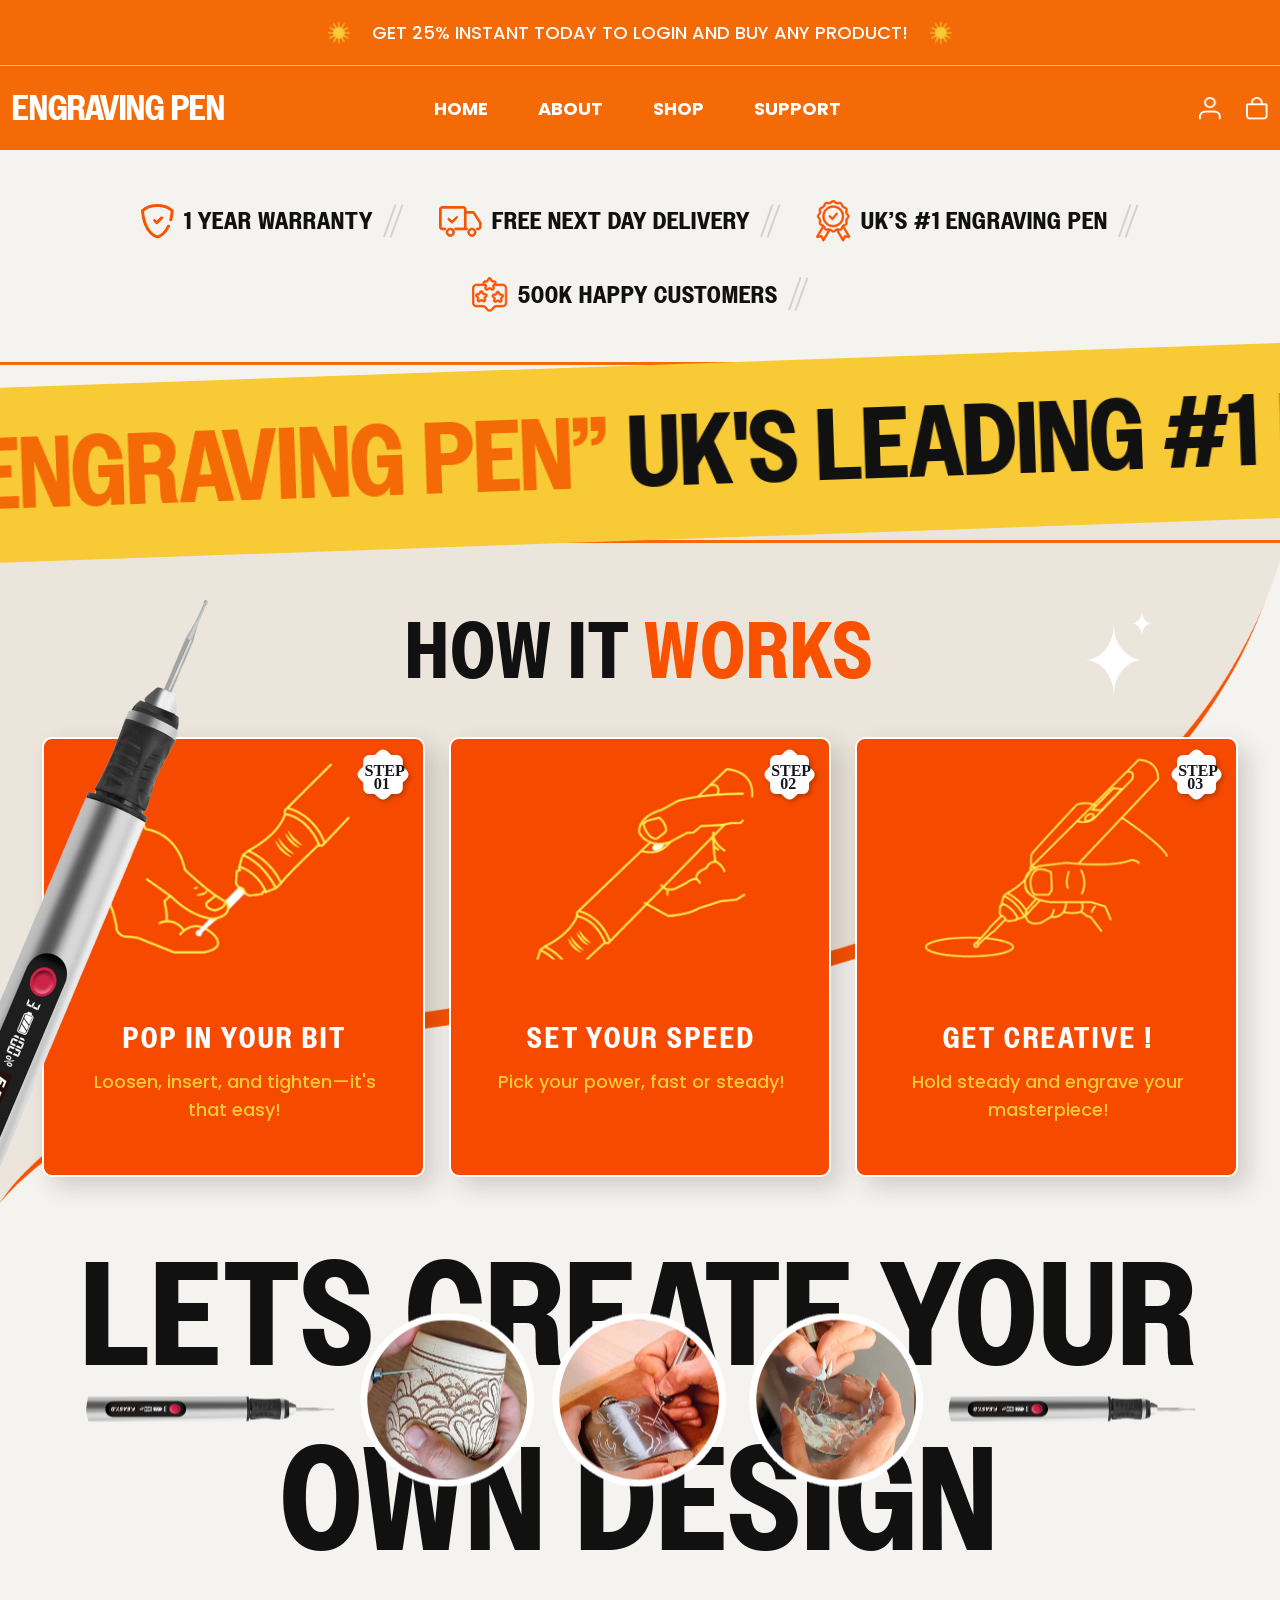
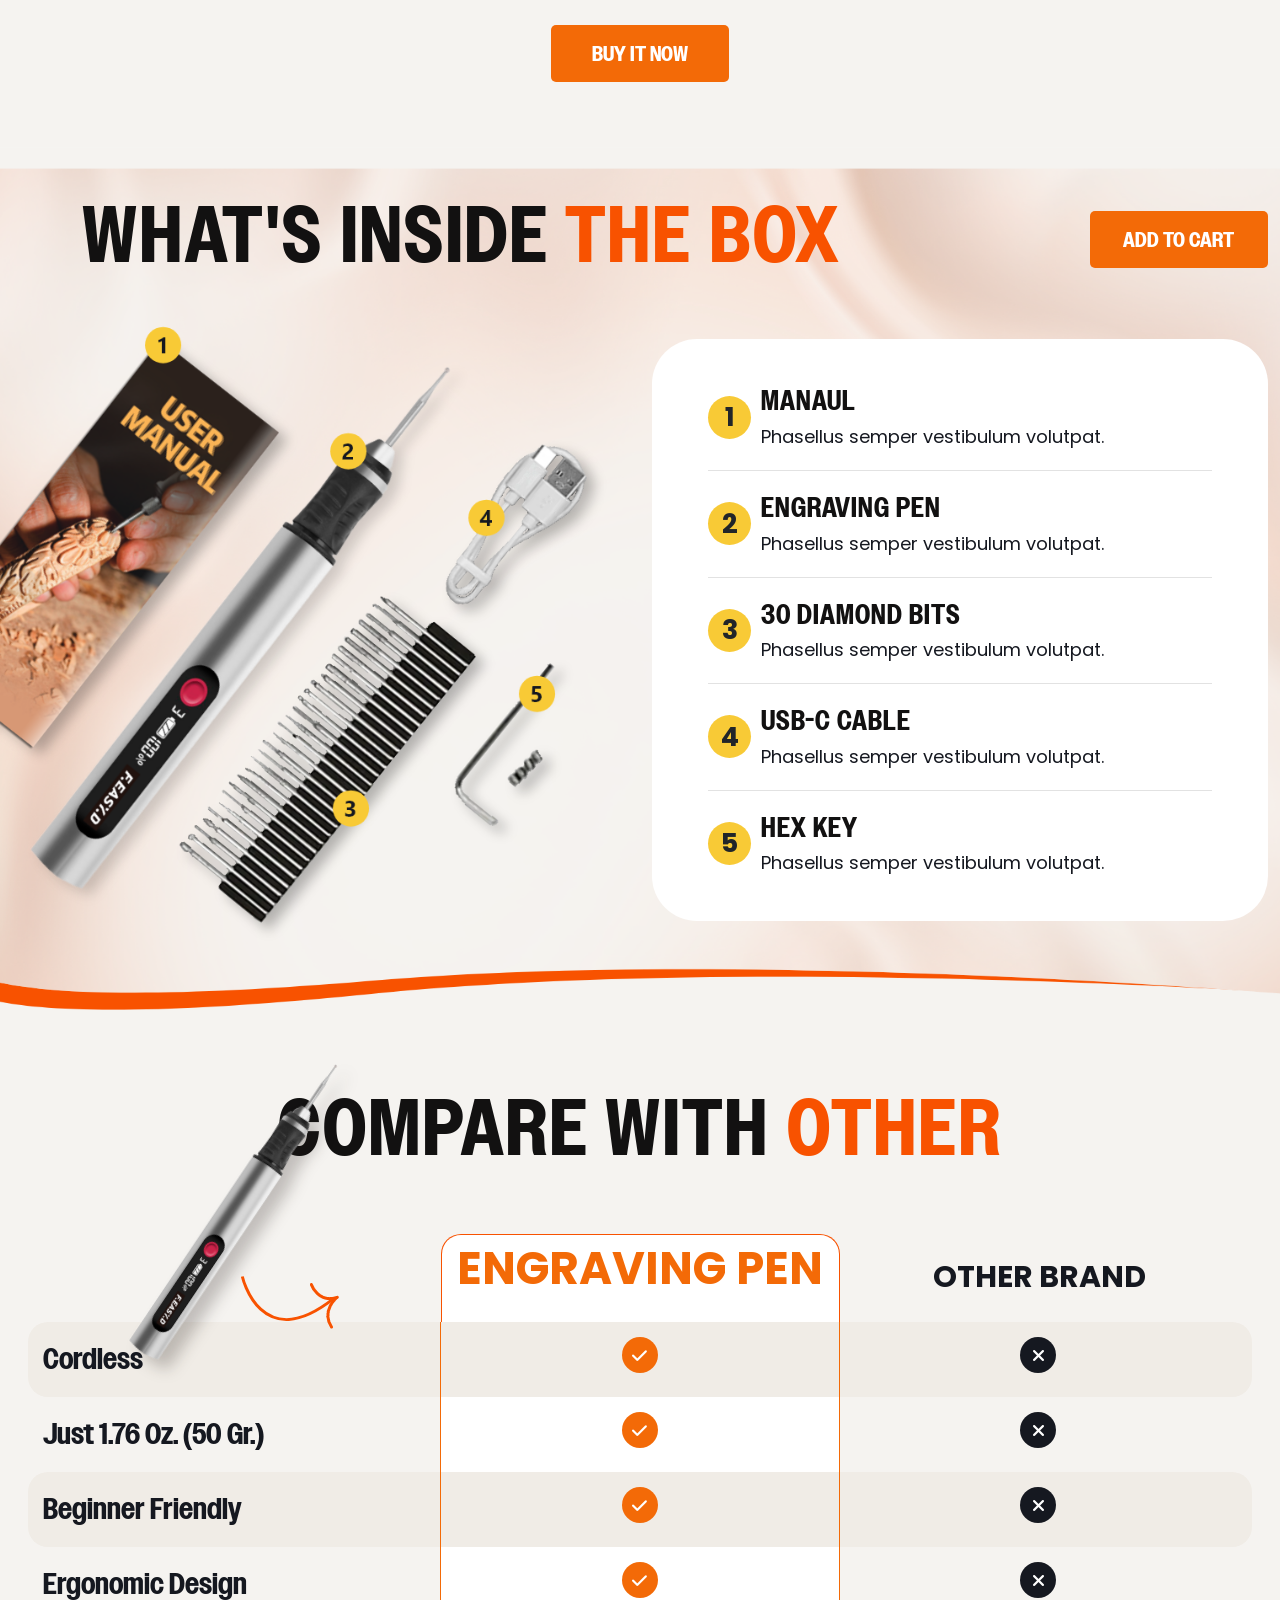
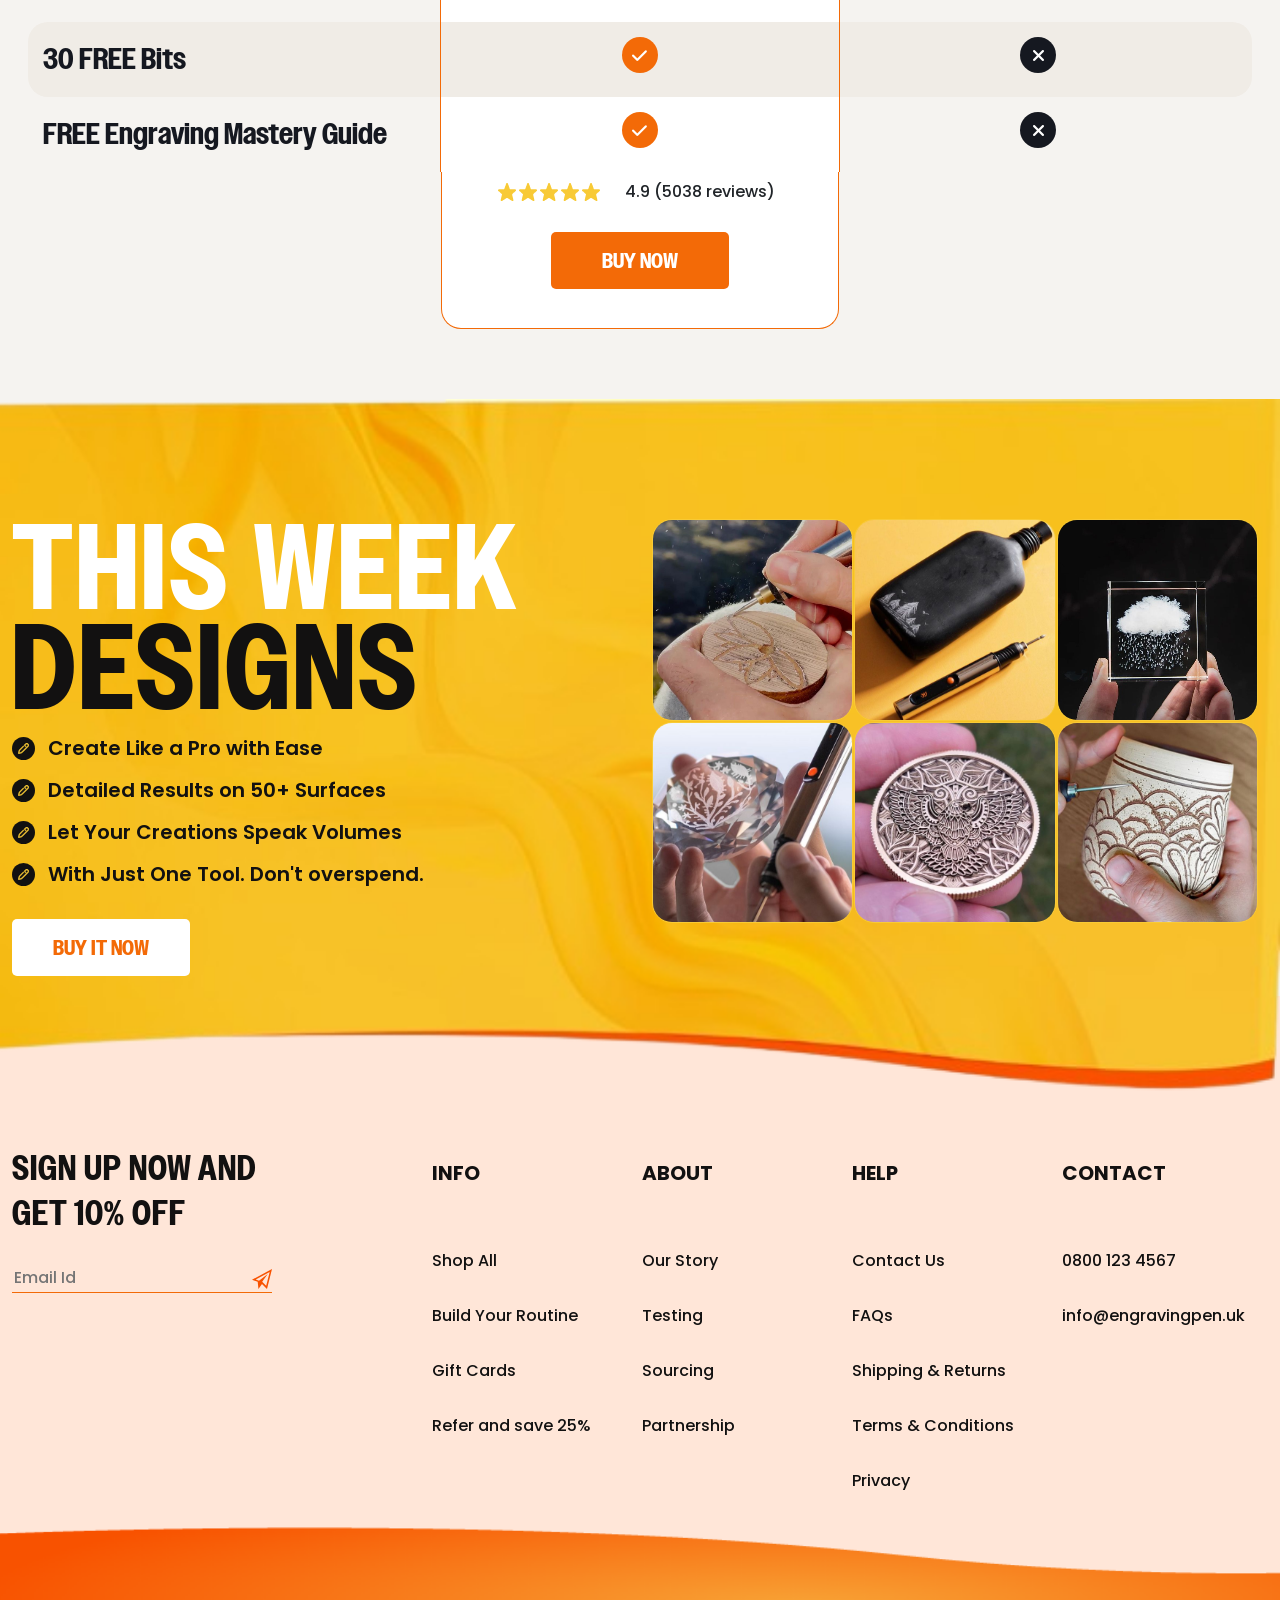
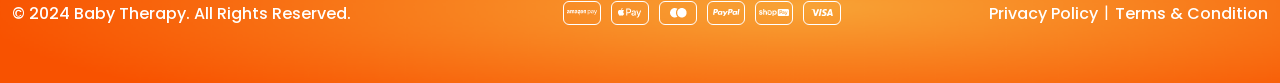
<file: product-page.html>
<!DOCTYPE html>
<html lang="en">

<head>
    <meta charset="UTF-8">
    <meta http-equiv="X-UA-Compatible" content="IE=edge">
    <meta name="viewport" content="width=device-width, initial-scale=1.0">
    <title>Sneakerfanatic</title>

    <!--Essential css file-->
    <link rel="stylesheet" href="assets/css/all.css">
    <link rel="stylesheet" href="assets/css/bootstrap.min.css">
    <link rel="stylesheet" href="assets/css/animate.css">
    <link rel="stylesheet" href="assets/css/swiper.min.css">
    <link rel="stylesheet" href="assets/css/style.css">
</head>

<body>
    <!-- Header Section start -->
    <header class="product-header">
        <div class="header-top">
            <span class="icon">
                <img src="assets/images/star.png" alt="icon">
            </span>
            <a href="#">Get 25% instant today to login and buy any product!</a>
            <span class="icon">
                <img src="assets/images/star.png" alt="icon">
            </span>
        </div>
        <div class="container">
            <div class="content-wrapper">
                <div class="header-nav">
                    <a class="header-logo" href="#">Engraving Pen</a>
                    <ul class="nav">
                        <li><a href="product-page.html">home</a></li>
                        <li><a href="#">about</a></li>
                        <li><a href="#">shop</a></li>
                        <li><a href="#">support</a></li>
                    </ul>
                    <div class="user-cart">
                        <a href="#"><img src="assets/images/user.png" alt="icon"></a>
                        <a href="#"><img src="assets/images/cart.png" alt="icon"></a>
                    </div>
                    <div class="user-cart-2">
                        <a href="#"> <i class="fa-regular fa-user"></i> </a>
                        <a href="#"> <i class="fa-solid fa-bag-shopping"></i> </a>
                    </div>
                    <div class="mobile-menu-icon mobile-btn menuIcon">
                        <span></span>
                        <span></span>
                        <span></span>
                    </div>
                </div>
            </div>
        </div>
    </header>
    <!-- Header Section start -->

    <!-- Mobile-menu start -->
    <div class="mobile-menu">
        <div class="top">
            <div class="mobile-logo">
                <a href="#"> Engraving Pen</a>
            </div>
            <div class="mobile-menu-icon mobile-btn menuIcon">
                <span></span>
                <span></span>
                <span></span>
            </div>
        </div>
        <ul class="mobile-nav">
            <li>
                <a href="#">home </a>
            </li>
            <li>
                <a href="#">about </a>
            </li>
            <li>
                <a href="#">shop </a>
            </li>
            <li>
                <a href="#">support </a>
            </li>
        </ul>
        <form action="#">
            <input type="search" placeholder="search...">
            <a class="template-btn primary-btn" href="#">go</a>
        </form>
    </div>
    <!-- Mobile-menu End -->



    <!-- Product frist ticker start -->

    <section class="product-1st ticker pt-20 pb-20">
        <div class="container">
            <div class="content-wrapper">
                <div class="product-ticker-wrapper">
                    <div class="product-ticker-inner">
                        <img class="ticker-kolom-before ticker-icon" src="assets/images/safe.png" alt="">
                        <h5 class="mt-0 ticker-main-content">1 Year Warranty</h5>
                        <img class="ticker-kolom-after" src="assets/images/kolom-after.png" alt="">
                    </div>
                    <div class="product-ticker-inner">
                        <img class="ticker-kolom-before ticker-icon" src="assets/images/delivery.png" alt="">
                        <h5 class="mt-0 ticker-main-content">Free Next Day Delivery</h5>
                        <img class="ticker-kolom-after" src="assets/images/kolom-after.png" alt="">
                    </div>
                    <div class="product-ticker-inner">
                        <img class="ticker-kolom-before ticker-icon" src="assets/images/award3.png" alt="">
                        <h5 class="mt-0 ticker-main-content">UK’s #1 Engraving Pen</h5>
                        <img class="ticker-kolom-after" src="assets/images/kolom-after.png" alt="">
                    </div>
                    <div class="product-ticker-inner">
                        <img class="ticker-kolom-before ticker-icon" src="assets/images/feedback-5010529.png" alt="">
                        <h5 class="mt-0 ticker-main-content">500K Happy Customers</h5>
                        <img class="ticker-kolom-after" src="assets/images/kolom-after.png" alt="">
                    </div>
                </div>

            </div>
        </div>
    </section>


    <!--Ticker Section Start-->

    <div class="ticker-section-wrapper product-ticker-slider overflow-hidden">
        <div class="ticker-section">
            <div class="ticker-wrapper ticker-slider-wrapper swiper">
                <div class="ticker-content swiper-wrapper">
                    <span class="ticker-primary swiper-slide">UK's Leading #1</span>
                    <span class="ticker-secondary swiper-slide">Engraving Pen”</span>
                    <span class="ticker-primary swiper-slide">UK's Leading #1</span>
                    <span class="ticker-secondary swiper-slide">Engraving Pen”</span>
                    <span class="ticker-primary swiper-slide">UK's Leading #1</span>
                    <span class="ticker-secondary swiper-slide">Engraving Pen”</span>
                    <span class="ticker-primary swiper-slide">UK's Leading #1</span>
                    <span class="ticker-secondary swiper-slide">Engraving Pen”</span>
                </div>
            </div>
        </div>
    </div>

    <!--Ticker Section End-->
    <!-- Ticker slider end-->


    <!--htw Section Start-->
    <section class="htw-section sc-htw-section overflow-hidden">
        <img src="assets/images/sc-htw-bg.png" alt="" class="sc-htw-bg">
        <div class="container container-1296 position-relative">
            <img src="assets/images/pd-card-penSvg.svg" alt="" class="sc-htw-pen">
            <div class="htw-top">
                <div class="section-title text-center wow fadeInUp">
                    <h2 class="mb-0">How it <span class="secondery-color"> works</span></h2>
                </div>
            </div>
            <div class="htw-item sc-htw-items ">
                <div class="row g-4 justify-content-center">
                    <div class="col-xl-4 col-md-6 mt-10 pl-0">
                        <div class="htw-card sc-htw-card wow fadeInUp">
                            <span class="htw-icon">
                                <img src="assets/images/htw-btn-icon-1.svg" alt="">
                            </span>
                            <div class="htw-thumb">
                                <img src="assets/images/htw-card-01.png" alt="">

                            </div>
                            <div class="htw-content  sc-htw-content wow fadeInUp">
                                <h3>POP IN YOUR BIT</h3>
                                <p class="mb-0">Loosen, insert, and tighten—it's that easy!</p>
                            </div>
                        </div>
                    </div>
                    <div class="col-xl-4 col-md-6 mt-10 pl-0">
                        <div class="htw-card sc-htw-card wow fadeInUp">
                            <span class="htw-icon">
                                <img src="assets/images/htw-btn-icon-2.svg" alt="">
                            </span>
                            <div class="htw-thumb">
                                <img src="assets/images/htw-card-02.png" alt="">

                            </div>
                            <div class="htw-content  sc-htw-content wow fadeInUp">
                                <h3>set your speed </h3>
                                <p class="mb-0">Pick your power, fast or steady!</p>
                            </div>
                        </div>
                    </div>
                    <div class="col-xl-4 col-md-6 mt-10 pl-0">
                        <div class="htw-card sc-htw-card wow fadeInUp">
                            <span class="htw-icon">
                                <img src="assets/images/htw-btn-icon-3.svg" alt="">
                            </span>
                            <div class="htw-thumb">
                                <img src="assets/images/htw-card-03.png" alt="">

                            </div>
                            <div class="htw-content  sc-htw-content wow fadeInUp">
                                <h3>get creative !</h3>
                                <p class="mb-0">Hold steady and engrave your masterpiece! </p>
                            </div>
                        </div>
                    </div>
                </div>
            </div>
        </div>
    </section>
    <!--htw Section End-->

    <!--Design Section Start-->
    <section class="design-section overflow-hidden">
        <div class="container">
            <div class="content-wrapper">
                <div class="design-item">
                    <div class="design-img-wrapper">
                        <h2>
                            <span>lets create your<br> own design</span>
                            <img src="assets/images/design-thumb.png" alt="">
                        </h2>
                    </div>
                    <div class="design-btn text-center mt-32">
                        <a href="#" class="template-btn primary-btn">Buy it now</a>
                    </div>
                </div>
            </div>
        </div>
    </section>
    <!--Design Section End-->

    <!-- User Manual start-->
    <section class="sc-user-manual overflow-hidden">
        <img src="assets/images/sc-user-manual-bg2.png" alt="" class="sc-user-manual-bg">
        <div class="container-1400">
            <div class="sc-user-manual-top">
                <div class="row align-items-center">
                    <div class="col-lg-8">
                        <div class="section-title sc-user-manual-title text-end">
                            <h2>What's inside <span class="secondery-color">the box</span></h2>
                        </div>
                    </div>
                    <div class="col-lg-4">
                        <div class="text-end d-none d-lg-block">
                            <a href="#" class="template-btn primary-btn">Add to Cart</a>
                        </div>
                    </div>
                </div>
            </div>
            <div class="row align-items-center">
                <div class="col-lg-6">
                    <div class="user-manual-thumb">
                        <img src="assets/images/user-manual-thumb.png" alt="">
                    </div>
                </div>
                <div class="col-lg-6">
                    <div class="user-manual-card">
                        <ul>
                            <li class="d-flex align-items-center">
                                <div class="user-manual-number">
                                    <span>1</span>
                                </div>
                                <div class="user-manual-content">
                                    <h4>Manaul</h4>
                                    <p>Phasellus semper vestibulum volutpat.</p>
                                </div>
                            </li>
                            <li class="d-flex align-items-center">
                                <div class="user-manual-number">
                                    <span>2</span>
                                </div>
                                <div class="user-manual-content">
                                    <h4>engraving Pen</h4>
                                    <p>Phasellus semper vestibulum volutpat.</p>
                                </div>
                            </li>
                            <li class="d-flex align-items-center">
                                <div class="user-manual-number">
                                    <span>3</span>
                                </div>
                                <div class="user-manual-content">
                                    <h4>30 diamond bits</h4>
                                    <p>Phasellus semper vestibulum volutpat.</p>
                                </div>
                            </li>
                            <li class="d-flex align-items-center">
                                <div class="user-manual-number">
                                    <span>4</span>
                                </div>
                                <div class="user-manual-content">
                                    <h4>USB-C Cable</h4>
                                    <p>Phasellus semper vestibulum volutpat.</p>
                                </div>
                            </li>
                            <li class="d-flex align-items-center">
                                <div class="user-manual-number">
                                    <span>5</span>
                                </div>
                                <div class="user-manual-content">
                                    <h4>Hex Key</h4>
                                    <p>Phasellus semper vestibulum volutpat.</p>
                                </div>
                            </li>
                        </ul>
                    </div>
                </div>
            </div>
        </div>
        <div class="text-center d-lg-none mt-4">
            <a href="#" class="template-btn primary-btn">Add to Cart</a>
        </div>
    </section>
    <!-- User Manual end-->

    <!-- compare section start -->
    <section class="compare-area">
        <div class="container">
            <div class="content-wrapper content-wrapper-position">
                <img src="assets/images/compare-shape.png" alt="" class="compare-shape">
                <div class="section-title text-center">
                    <h2>
                        Compare with <span class="secondery-color"> other</span>
                    </h2>
                </div>

                <div class="table-responsive">
                    <div class="compare-table table">
                        <div class="table-header">
                            <div class="plan"></div>
                            <div class="plan egraving">Engraving Pen</div>
                            <div class="plan other-pen">Other Brand</div>
                        </div>
                        <div class="table-body">
                            <div class="row">
                                <div class="feature feature-title">Cordless</div>
                                <div class="feature feature-icon">
                                    <i class="fa fa-check"></i>
                                </div>
                                <div class="feature feature-icon-2">
                                    <i class="fa fa-times"></i>
                                </div>
                            </div>
                            <div class="row">
                                <div class="feature feature-title">Just 1.76 oz. (50 gr.)</div>
                                <div class="feature feature-icon feature-white">
                                    <i class="fa fa-check"></i>
                                </div>
                                <div class="feature feature-icon-2">
                                    <i class="fa fa-times"></i>
                                </div>
                            </div>
                            <div class="row">
                                <div class="feature feature-title">Beginner Friendly</div>
                                <div class="feature feature-icon">
                                    <i class="fa fa-check"></i>
                                </div>
                                <div class="feature feature-icon-2">
                                    <i class="fa fa-times"></i>
                                </div>
                            </div>
                            <div class="row">
                                <div class="feature feature-title">Ergonomic Design</div>
                                <div class="feature feature-icon feature-white">
                                    <i class="fa fa-check"></i>
                                </div>
                                <div class="feature feature-icon-2">
                                    <i class="fa fa-times"></i>
                                </div>
                            </div>
                            <div class="row">
                                <div class="feature feature-title">30 FREE Bits</div>
                                <div class="feature feature-icon">
                                    <i class="fa fa-check"></i>
                                </div>
                                <div class="feature feature-icon-2">
                                    <i class="fa fa-times"></i>
                                </div>
                            </div>
                            <div class="row">
                                <div class="feature feature-title">
                                    FREE Engraving Mastery Guide
                                </div>
                                <div class="feature feature-icon feature-white">
                                    <i class="fa fa-check"></i>
                                </div>
                                <div class="feature feature-icon-2">
                                    <i class="fa fa-times"></i>
                                </div>
                            </div>
                        </div>
                        <div class="table-footer">
                            <div class="reviews-icon">
                                <img src="assets/images/start-icon.png" alt="">
                                <p>4.9 (5038 reviews)</p>
                            </div>
                            <a class="template-btn primary-btn" href="#">buy now</a>
                        </div>
                    </div>
                </div>

            </div>
        </div>
    </section>
    <!-- compare section End -->





    <!-- Week section Start -->
    <section class="week-section">
        <img src="assets/images/week-bg.png" alt="" class="week-bg">
        <div class="container">
            <div class="row g-4">
                <div class="col-lg-6">
                    <div class="week-content">
                        <div class="week-content-title">
                            <h2>This week <span class="week-content-span">designs</span></h2>
                        </div>
                        <div class="week-content-item">
                            <div class="week-content-card d-flex">
                                <div class="week-content-icon">
                                    <img src="assets/images/pen-last-icon.svg" alt="">
                                </div>
                                <div class="week-content-subtitle">
                                    <span>Create Like a Pro with Ease</span>
                                </div>
                            </div>
                            <div class="week-content-card d-flex">
                                <div class="week-content-icon">
                                    <img src="assets/images/pen-last-icon.svg" alt="">
                                </div>
                                <div class="week-content-subtitle">
                                    <span>Detailed Results on 50+ Surfaces</span>
                                </div>
                            </div>
                            <div class="week-content-card d-flex">
                                <div class="week-content-icon">
                                    <img src="assets/images/pen-last-icon.svg" alt="">
                                </div>
                                <div class="week-content-subtitle">
                                    <span>Let Your Creations Speak Volumes</span>
                                </div>
                            </div>
                            <div class="week-content-card d-flex">
                                <div class="week-content-icon">
                                    <img src="assets/images/pen-last-icon.svg" alt="">
                                </div>
                                <div class="week-content-subtitle">
                                    <span>With Just One Tool. Don't overspend.</span>
                                </div>
                            </div>
                        </div>
                        <div class="week-content-btn mt-4">
                            <a href="#" class="template-btn primary-btn white-btn">Buy it now</a>
                        </div>
                    </div>
                </div>
                <div class="col-lg-6">
                    <div class="week-thumb">
                        <img src="assets/images/weet-thumb-1.svg" alt="">
                        <img src="assets/images/weet-thumb-2.svg" alt="">
                        <img src="assets/images/weet-thumb-3.svg" alt="">
                        <img src="assets/images/weet-thumb-4.svg" alt="">
                        <img src="assets/images/weet-thumb-5.svg" alt="">
                        <img src="assets/images/weet-thumb-6.svg" alt="">
                    </div>
                </div>
            </div>
        </div>
    </section>
    <!-- Week section End -->



    <!--Footer Section Start-->
    <footer class="footer-section overflow-hidden product-page-footer">
        <div class="footer-top">
            <div class="container">
                <div class="row g-1 justify-content-center">
                    <div class="col-xl-4 col-12">
                        <div class="footer-widget">
                            <div class="footer-item">
                                <div class="footer-title">
                                    <h3>Sign up now and get 10% off</h3>
                                </div>
                                <div>
                                    <form class="footer-email d-flex" action="#">
                                        <input type="email" placeholder="Email Id">
                                        <button type="submit">
                                            <img src="assets/images/footer-icon.svg" alt="">
                                        </button>
                                    </form>
                                </div>
                            </div>
                        </div>
                    </div>
                    <div class="col-xl-2 col-md-3 col-sm-4 col-6">
                        <div class="footer-widget">
                            <span class="">Info</span>
                            <ul class="footer-content">
                                <li><a href="#"> Shop All</a></li>
                                <li><a href="#"> Build Your Routine</a></li>
                                <li><a href="#"> Gift Cards</a></li>
                                <li><a href="#"> Refer and save 25%</a></li>
                            </ul>
                        </div>
                    </div>
                    <div class="col-xl-2 col-md-3 col-sm-4 col-6">
                        <div class="footer-widget">
                            <span class="">About</span>
                            <ul class="footer-content">
                                <li><a href="#"> Our Story</a></li>
                                <li><a href="#"> Testing</a></li>
                                <li><a href="#"> Sourcing</a></li>
                                <li><a href="#"> Partnership</a></li>
                            </ul>
                        </div>
                    </div>
                    <div class="col-xl-2 col-md-3 col-sm-4 col-6">
                        <div class="footer-widget">
                            <span class="">Help</span>
                            <ul class="footer-content">
                                <li><a href="#"> Contact Us</a></li>
                                <li><a href="#"> FAQs</a></li>
                                <li><a href="#"> Shipping & Returns</a></li>
                                <li><a href="#"> Terms & Conditions</a></li>
                                <li><a href="#"> Privacy</a></li>
                            </ul>
                        </div>
                    </div>
                    <div class="col-xl-2 col-md-3 col-sm-4 col-6">
                        <div class="footer-widget">
                            <span class="">Contact</span>
                            <ul class="footer-content">
                                <li><a href="tel:08001234567">0800 123 4567</a></li>
                                <li>
                                    <a href="mailto:info@engravingpen.uk">info@engravingpen.uk</a>
                                </li>
                            </ul>
                        </div>
                    </div>
                </div>
            </div>
        </div>
        <div class="footer-bottom position-relative">
            <img src="assets/images/footer-bottom-bg.png" alt="" class="footer-bottom-bg">
            <div class="container">
                <div class="footer-bottom-content">
                    <div class="row">
                        <div class="col-lg-4">
                            <div class="footer-bottom-copyright">
                                <p>
                                    © 2024 <a href="index.html">Baby Therapy</a>. All Rights
                                    Reserved.
                                </p>
                            </div>
                        </div>
                        <div class="col-lg-4">
                            <div class="footer-widget">
                                <div class="footer-logo d-flex justify-content-end">
                                    <div class="footer-thumb">
                                        <img src="assets/images/footer-amazon.png" alt="footer-logo">
                                    </div>
                                    <div class="footer-thumb">
                                        <img src="assets/images/footer-apple.png" alt="footer-logo">
                                    </div>
                                    <div class="footer-thumb">
                                        <img src="assets/images/circle-image.png" alt="footer-logo">
                                    </div>
                                    <div class="footer-thumb">
                                        <img src="assets/images/footer-pay.png" alt="footer-logo">
                                    </div>
                                    <div class="footer-thumb">
                                        <img src="assets/images/footer-shop.png" alt="footer-logo">
                                    </div>
                                    <div class="footer-thumb">
                                        <img src="assets/images/footer-visa.png" alt="footer-logo">
                                    </div>
                                </div>
                            </div>
                        </div>
                        <div class="col-lg-4">
                            <div class="footer-widget text-end">
                                <ul class="footer-privacy d-flex justify-content-end">
                                    <li><a href="#">Privacy Policy</a></li>
                                    <li>|</li>
                                    <li><a href="#">Terms &amp; Condition</a></li>
                                </ul>
                            </div>
                        </div>
                    </div>
                </div>
            </div>
        </div>
    </footer>
    <!--Footer Section End-->

    <!--Essential script files-->
    <script src="assets/js/jquery.min.js"></script>
    <script src="assets/js/bootstrap.min.js"></script>
    <script src="assets/js/wow.js"></script>
    <script src="assets/js/swiper.min.js"></script>
    <script src="assets/js/script.js"></script>
</body>

</html>
</file>
<file: assets/css/style.css>
/*
Theme Name: Sneakerfanatic - HTML Template
Author: WebritoTheme
Author URI: https://themeforest.net/user/webritotheme
Tags:  Sneakerfanatic
Description: Sneakerfanatic - HTML Template
Version: 1.1.0
*/
/************************************** base css **************************************/
/******* Google Fonts *********/
@import url("https://fonts.googleapis.com/css2?family=Poppins:ital,wght@0,100;0,200;0,300;0,400;0,500;0,600;0,700;0,800;0,900;1,100;1,200;1,300;1,400;1,500;1,600;1,700;1,800;1,900&display=swap");
/******** Custom Font ****************/
@font-face {
  font-family: "OwnersNarrowBold";
  src: url("../fonts/owners-narrow-bold.woff2") format("woff2"), url("../fonts/owners-narrow-bold.woff") format("woff"), url("../fonts/owners-narrow-bold.ttf") format("truetype");
  font-weight: normal;
  font-style: normal; }

/******** root ****************/
:root {
  --primary-font: "OwnersNarrowBold", Arial, sans-serif;
  --body-font: "Poppins", sans-serif;
  --heading-font: var(--primary-font);
  --primary-color: #f36a07;
  --secondary-color: #121111;
  --text-color: #151820;
  --white-color: #ffffff;
  --footer-top-bg: #ffe6d8;
  --border-color: #3d3d3d;
  --border-gray: #dedede;
  --border-dark: #242424; }

body {
  margin: 0;
  font-family: var(--body-font);
  font-size: 16px;
  background: #F5F3F0; }

input {
  outline: 0; }

select {
  outline: 0;
  border: 0; }

a {
  text-decoration: none;
  -webkit-transition: all 0.3s;
  -o-transition: all 0.3s;
  transition: all 0.3s; }

ul {
  list-style-type: none;
  padding: 0;
  margin-bottom: 0; }

button {
  border: 0;
  background-color: transparent; }

h1,
.h1,
h2,
.h2,
h3,
.h3,
h4,
.h4,
h5,
.h5,
h6,
.h6 {
  color: var(--secondary-color);
  font-family: var(--primary-font);
  letter-spacing: 3px; }

h1,
.h1,
h2,
.h2 {
  font-family: var(--heading-font); }

.h1,
h1 {
  font-size: 124px;
  text-transform: uppercase;
  font-weight: 700;
  letter-spacing: 3px;
  line-height: 99px; }
  @media (max-width: 991.98px) {
    .h1,
    h1 {
      font-size: 42px; } }

.h2,
h2 {
  font-size: 80px;
  text-transform: uppercase; }
  @media (max-width: 991.98px) {
    .h2,
    h2 {
      font-size: 32px; } }

.h3,
h3 {
  font-size: 35px;
  text-transform: uppercase; }
  @media (max-width: 991.98px) {
    .h3,
    h3 {
      font-size: 28px;
      text-transform: uppercase; } }
  @media (max-width: 575.98px) {
    .h3,
    h3 {
      line-height: 30px; } }

.h4,
h4 {
  font-size: 32px; }
  @media (max-width: 991.98px) {
    .h4,
    h4 {
      font-size: 28px; } }

.h5,
h5 {
  font-size: 25px;
  text-transform: uppercase;
  font-weight: 700;
  letter-spacing: 3px; }
  @media (max-width: 991.98px) {
    .h5,
    h5 {
      font-size: 22px; } }

.pt-120 {
  padding-top: 100px; }
  @media (max-width: 767.98px) {
    .pt-120 {
      padding-top: 70px; } }

.ptb-120 {
  padding: 100px 0; }
  @media (max-width: 767.98px) {
    .ptb-120 {
      padding: 70px 0; } }

.ptb-60 {
  padding: 60px 0; }

.pt-20 {
  padding-top: 20px; }

.pt-30 {
  padding-top: 30px; }

.pt-40 {
  padding-top: 40px; }

.pb-20 {
  padding-bottom: 20px; }

.pb-30 {
  padding-bottom: 30px; }

.pb-40 {
  padding-bottom: 40px; }

.pb-60 {
  padding-bottom: 60px; }

.pb-120 {
  padding-bottom: 100px; }
  @media (max-width: 767.98px) {
    .pb-120 {
      padding-bottom: 70px; } }

.mt-0 {
  margin-bottom: 0; }

.mt-32 {
  margin-top: 32px; }

.mt-40 {
  margin-top: 40px; }

.mt-50 {
  margin-top: 50px; }

.mt-60 {
  margin-top: 60px; }

.mt-80 {
  margin-top: 80px; }

.mb-30 {
  margin-bottom: 30px; }

.mb-32 {
  margin-bottom: 32px; }

.mb-40 {
  margin-bottom: 40px; }

.mb-50 {
  margin-bottom: 50px; }

.mb-60 {
  margin-bottom: 60px; }

/******************************** components ******************************/
/******Header Start*********/
header {
  width: 100%;
  position: absolute;
  top: 0;
  left: 0;
  z-index: 10;
  background: transparent; }
  header .header-top {
    padding: 16px 0;
    display: -webkit-box;
    display: -ms-flexbox;
    display: flex;
    -webkit-box-align: center;
    -ms-flex-align: center;
    align-items: center;
    -webkit-box-pack: center;
    -ms-flex-pack: center;
    justify-content: center;
    padding: 14px 0px;
    gap: 22px;
    border-bottom: 1px solid rgba(255, 255, 255, 0.5); }
    header .header-top .icon {
      display: inline-block; }
      header .header-top .icon img {
        width: 22px;
        height: 22px;
        -webkit-animation: spin 3s linear infinite;
        animation: spin 3s linear infinite; }
    header .header-top a {
      padding: 5px 0;
      font-size: 18px;
      color: var(--white-color);
      font-weight: 500;
      text-transform: uppercase; }
    @media (max-width: 767.98px) {
      header .header-top {
        padding: 10px 0;
        gap: 10px; }
        header .header-top .icon img {
          width: 17px;
          height: 17px; }
        header .header-top a {
          font-size: 10px; } }
  header .header-nav {
    padding: 15px 0;
    display: -webkit-box;
    display: -ms-flexbox;
    display: flex;
    -webkit-box-align: center;
    -ms-flex-align: center;
    align-items: center;
    -webkit-box-pack: justify;
    -ms-flex-pack: justify;
    justify-content: space-between; }
    header .header-nav .header-logo {
      color: var(--white-color);
      font-size: 36px;
      font-weight: 700;
      font-family: var(--heading-font);
      text-transform: uppercase; }
      @media (max-width: 460px) {
        header .header-nav .header-logo {
          font-size: 30px; } }
    header .header-nav .nav {
      display: -webkit-box;
      display: -ms-flexbox;
      display: flex;
      gap: 50px;
      margin-left: -150px; }
      header .header-nav .nav li a {
        color: var(--white-color);
        font-size: 18px;
        font-weight: 700;
        text-transform: uppercase;
        position: relative; }
        header .header-nav .nav li a::after {
          position: absolute;
          content: "";
          width: 0%;
          height: 3px;
          background: var(--white-color);
          -webkit-transition: 0.3s;
          -o-transition: 0.3s;
          transition: 0.3s;
          opacity: 0;
          top: 100%;
          left: 50%; }
        header .header-nav .nav li a:hover::after {
          width: 100%;
          left: 0;
          opacity: 1; }
      @media (max-width: 1199.98px) {
        header .header-nav .nav {
          margin-left: 100px; } }
      @media (max-width: 991.98px) {
        header .header-nav .nav {
          display: none; } }
    header .header-nav .user-cart {
      display: -webkit-box;
      display: -ms-flexbox;
      display: flex;
      -webkit-box-align: center;
      -ms-flex-align: center;
      align-items: center;
      gap: 25px; }
      header .header-nav .user-cart a {
        -webkit-transition: 0.3s;
        -o-transition: 0.3s;
        transition: 0.3s; }
        header .header-nav .user-cart a img {
          width: 22px;
          height: 23px; }
        header .header-nav .user-cart a:hover {
          margin-top: -10px; }
      @media (max-width: 991.98px) {
        header .header-nav .user-cart {
          margin-left: auto; } }
      @media (max-width: 460px) {
        header .header-nav .user-cart {
          display: none !important; } }
    header .header-nav .user-cart-2 {
      display: none;
      -webkit-box-align: center;
      -ms-flex-align: center;
      align-items: center;
      gap: 25px; }
      header .header-nav .user-cart-2 a {
        font-size: 22px;
        color: #000; }
        header .header-nav .user-cart-2 a:hover i {
          display: inline-block;
          -webkit-animation: 0.3s toLeftFromRight forwards;
          animation: 0.3s toLeftFromRight forwards; }
      @media (max-width: 991.98px) {
        header .header-nav .user-cart-2 {
          margin-left: auto; } }
      @media (max-width: 460px) {
        header .header-nav .user-cart-2 {
          display: none !important; } }
    header .header-nav .mobile-menu-icon {
      margin-left: 30px;
      width: 30px;
      height: 20px;
      cursor: pointer;
      display: none;
      -webkit-box-orient: vertical;
      -webkit-box-direction: normal;
      -ms-flex-direction: column;
      flex-direction: column;
      gap: 5px; }
      header .header-nav .mobile-menu-icon span {
        display: block;
        width: 100%;
        height: 3px;
        background-color: var(--white-color);
        border-radius: 6px;
        -webkit-transition: all 0.3s ease;
        -o-transition: all 0.3s ease;
        transition: all 0.3s ease; }
      header .header-nav .mobile-menu-icon span:first-child {
        width: 100%;
        -webkit-transform: rotate(0deg);
        -ms-transform: rotate(0deg);
        transform: rotate(0deg); }
      header .header-nav .mobile-menu-icon span:nth-child(2) {
        width: 80%;
        -ms-flex-item-align: end;
        -ms-grid-row-align: end;
        align-self: end; }
      header .header-nav .mobile-menu-icon span:last-child {
        width: 50%;
        -ms-flex-item-align: end;
        -ms-grid-row-align: end;
        align-self: end; }
      header .header-nav .mobile-menu-icon.active span:nth-child(1) {
        -webkit-transform: translateY(8px) rotate(45deg);
        -ms-transform: translateY(8px) rotate(45deg);
        transform: translateY(8px) rotate(45deg); }
      header .header-nav .mobile-menu-icon.active span:nth-child(2) {
        opacity: 0; }
      header .header-nav .mobile-menu-icon.active span:nth-child(3) {
        width: 100%;
        -webkit-transform: translateY(-8px) rotate(-45deg);
        -ms-transform: translateY(-8px) rotate(-45deg);
        transform: translateY(-8px) rotate(-45deg); }
      @media (max-width: 991.98px) {
        header .header-nav .mobile-menu-icon {
          display: -webkit-box;
          display: -ms-flexbox;
          display: flex; } }
    @media (max-width: 575.98px) {
      header .header-nav {
        padding: 10px 0 15px 0; } }
  @media (max-width: 767.98px) {
    header {
      position: inherit;
      background-color: #F85200; } }

/******* Sticky header***********/
.sticky {
  position: fixed;
  top: 0;
  left: 0;
  width: 100%;
  z-index: 10;
  -webkit-animation: 1s custom-fadeInDown;
  animation: 1s custom-fadeInDown;
  background-color: var(--white-color);
  -webkit-box-shadow: 0px 4px 6px rgba(0, 0, 0, 0.1);
  box-shadow: 0px 4px 6px rgba(0, 0, 0, 0.1); }
  .sticky .header-top {
    display: none; }
  .sticky .container {
    max-width: 100%;
    padding: 0;
    background-color: var(--white-color);
    padding: 0 10px; }
    .sticky .container .content-wrapper {
      max-width: 1400px;
      margin: 0 auto; }
      .sticky .container .content-wrapper .header-nav .header-logo {
        color: #000; }
      .sticky .container .content-wrapper .header-nav .nav {
        margin-left: 0 !important; }
        .sticky .container .content-wrapper .header-nav .nav li a {
          color: #000; }
          .sticky .container .content-wrapper .header-nav .nav li a::after {
            background: #000; }
      .sticky .container .content-wrapper .header-nav .user-cart {
        display: none !important; }
      .sticky .container .content-wrapper .header-nav .user-cart-2 {
        display: -webkit-box !important;
        display: -ms-flexbox !important;
        display: flex !important; }
        @media (max-width: 460px) {
          .sticky .container .content-wrapper .header-nav .user-cart-2 {
            display: none !important; } }
      .sticky .container .content-wrapper .header-nav .mobile-menu-icon span {
        background: #000; }

.mobile-menu {
  position: fixed;
  background: var(--white-color);
  top: 0;
  right: -100%;
  width: 100%;
  height: 100vh;
  -webkit-transition: all 0.3s;
  -o-transition: all 0.3s;
  transition: all 0.3s;
  z-index: 15;
  overflow: scroll; }
  .mobile-menu.active {
    right: 0% !important; }
  .mobile-menu .top {
    background: var(--primary-color);
    display: -webkit-box;
    display: -ms-flexbox;
    display: flex;
    -webkit-box-align: center;
    -ms-flex-align: center;
    align-items: center;
    -webkit-box-pack: justify;
    -ms-flex-pack: justify;
    justify-content: space-between;
    padding: 23px; }
    .mobile-menu .top .mobile-logo a {
      color: var(--white-color);
      font-size: 25px;
      font-weight: 700;
      font-family: var(--heading-font);
      text-transform: uppercase; }
    .mobile-menu .top .mobile-menu-icon {
      margin-left: 30px;
      width: 20px;
      height: 20px;
      cursor: pointer;
      display: -webkit-box;
      display: -ms-flexbox;
      display: flex;
      -webkit-box-orient: vertical;
      -webkit-box-direction: normal;
      -ms-flex-direction: column;
      flex-direction: column;
      gap: 5px; }
      .mobile-menu .top .mobile-menu-icon span {
        display: block;
        width: 100%;
        height: 3px;
        background-color: var(--white-color);
        border-radius: 6px;
        -webkit-transition: all 0.3s ease;
        -o-transition: all 0.3s ease;
        transition: all 0.3s ease; }
      .mobile-menu .top .mobile-menu-icon span:first-child {
        width: 100%;
        -webkit-transform: rotate(0deg);
        -ms-transform: rotate(0deg);
        transform: rotate(0deg); }
      .mobile-menu .top .mobile-menu-icon span:nth-child(2) {
        width: 80%;
        -ms-flex-item-align: end;
        -ms-grid-row-align: end;
        align-self: end; }
      .mobile-menu .top .mobile-menu-icon span:last-child {
        width: 50%;
        -ms-flex-item-align: end;
        -ms-grid-row-align: end;
        align-self: end; }
      .mobile-menu .top .mobile-menu-icon.active span:nth-child(1) {
        -webkit-transform: translateY(8px) rotate(45deg);
        -ms-transform: translateY(8px) rotate(45deg);
        transform: translateY(8px) rotate(45deg); }
      .mobile-menu .top .mobile-menu-icon.active span:nth-child(2) {
        opacity: 0; }
      .mobile-menu .top .mobile-menu-icon.active span:nth-child(3) {
        width: 100%;
        -webkit-transform: translateY(-8px) rotate(-45deg);
        -ms-transform: translateY(-8px) rotate(-45deg);
        transform: translateY(-8px) rotate(-45deg); }
      @media (max-width: 991.98px) {
        .mobile-menu .top .mobile-menu-icon {
          display: -webkit-box;
          display: -ms-flexbox;
          display: flex; } }
  .mobile-menu .mobile-nav {
    padding: 25px; }
    .mobile-menu .mobile-nav li a {
      color: #000;
      text-transform: uppercase;
      font-weight: 600;
      width: 100%;
      padding: 10px 0;
      display: -webkit-box;
      display: -ms-flexbox;
      display: flex;
      -webkit-transition: 0.3s;
      -o-transition: 0.3s;
      transition: 0.3s;
      -webkit-box-align: center;
      -ms-flex-align: center;
      align-items: center;
      -webkit-box-pack: justify;
      -ms-flex-pack: justify;
      justify-content: space-between;
      border-bottom: 1px solid rgba(243, 105, 7, 0.2); }
      .mobile-menu .mobile-nav li a .icon {
        display: inline-block;
        -webkit-transform: rotate(0deg);
        -ms-transform: rotate(0deg);
        transform: rotate(0deg);
        -webkit-transition: all 0.3s;
        -o-transition: all 0.3s;
        transition: all 0.3s; }
      .mobile-menu .mobile-nav li a:hover {
        color: var(--primary-color);
        padding-left: 10px; }
        .mobile-menu .mobile-nav li a:hover .icon {
          -webkit-transform: rotate(180deg);
          -ms-transform: rotate(180deg);
          transform: rotate(180deg); }
  .mobile-menu form {
    padding: 23px; }
    .mobile-menu form input {
      width: 100%;
      border: 1px solid var(--primary-color);
      padding: 10px;
      border-radius: 12px; }
    .mobile-menu form a {
      margin-top: 20px;
      width: 100%;
      -webkit-box-pack: center;
      -ms-flex-pack: center;
      justify-content: center;
      font-weight: 500;
      height: 40px;
      font-size: 17px;
      letter-spacing: 2px; }

/********* Footer *********/
/******** Footer Top Start *******/
.footer-section {
  background-color: var(--footer-top-bg); }

.footer-top {
  padding: 47px 0 20px 0; }

.product-page-footer {
  padding-top: 150px;
  margin-top: -100px; }
  .product-page-footer .footer-top {
    padding: 0px 0 20px 0  !important; }

.footer-item .footer-title h3 {
  font-size: 35px;
  line-height: 45px;
  max-width: 270px;
  margin-bottom: 28px;
  text-transform: uppercase;
  letter-spacing: 1px; }

.footer-item .footer-email {
  max-width: 260px;
  border-bottom: 1px solid var(--primary-color);
  -webkit-box-pack: justify;
  -ms-flex-pack: justify;
  justify-content: space-between; }
  .footer-item .footer-email input {
    border: 0;
    outline: 0;
    background: transparent;
    font-size: 16px;
    font-weight: 500;
    line-height: 26px;
    font-family: var(--body-font);
    width: 90%; }
  .footer-item .footer-email button {
    padding: 0; }

@media (max-width: 1199.98px) {
  .footer-item {
    margin-bottom: 30px; }
    .footer-item .footer-title h3 {
      max-width: 100%;
      text-align: center; }
    .footer-item .footer-email {
      margin: 0 auto; } }

@media (max-width: 575.98px) {
  .footer-widget {
    margin-bottom: 20px; } }

.footer-widget span {
  color: var(--secondary-color);
  font-size: 20px;
  line-height: 55px;
  font-weight: 700;
  text-transform: uppercase;
  display: inline-block; }
  @media (max-width: 575.98px) {
    .footer-widget span {
      line-height: 40px; } }

.footer-widget .footer-content {
  margin-top: 40px; }
  @media (max-width: 400px) {
    .footer-widget .footer-content {
      margin-top: 0px; } }
  .footer-widget .footer-content li {
    margin-bottom: 15px; }
    .footer-widget .footer-content li a {
      font-size: 16px;
      font-weight: 500;
      line-height: 40px;
      font-family: var(--body-font);
      color: var(--secondary-color);
      -webkit-transition: all 0.3s;
      -o-transition: all 0.3s;
      transition: all 0.3s; }
      @media (max-width: 400px) {
        .footer-widget .footer-content li a {
          font-size: 14px; } }
      .footer-widget .footer-content li a:hover {
        color: var(--primary-color);
        margin-left: 10px; }
    @media (max-width: 575.98px) {
      .footer-widget .footer-content li {
        margin-bottom: 0px; } }
  .footer-widget .footer-content :last-child {
    margin-bottom: 0; }

/******** Footer Top End *******/
/******** Footer Bottom Start *******/
.footer-bottom-bg {
  left: 0;
  bottom: -5px;
  -o-object-fit: cover;
  object-fit: cover;
  width: 1600px;
  height: 100%;
  z-index: 1;
  position: absolute; }

@media (min-width: 1600px) {
  .footer-bottom-bg {
    width: 100%; } }

.footer-bottom-content {
  padding: 80px 0 40px 0;
  position: relative;
  z-index: 2; }

@media (max-width: 991.98px) {
  .footer-bottom-copyright {
    text-align: center;
    margin-bottom: 20px; } }

.footer-bottom-copyright p {
  color: var(--white-color);
  font-size: 16px;
  font-weight: 500;
  line-height: 26px;
  font-family: var(--body-font); }
  .footer-bottom-copyright p a {
    color: var(--white-color);
    -webkit-transition: 0.3s;
    -o-transition: 0.3s;
    transition: 0.3s; }
    .footer-bottom-copyright p a:hover {
      color: rgba(var(--white-color), 0.5); }

.footer-logo {
  gap: 10px; }
  @media (max-width: 991.98px) {
    .footer-logo {
      -webkit-box-pack: center !important;
      -ms-flex-pack: center !important;
      justify-content: center !important;
      margin-bottom: 20px; } }

.footer-thumb {
  border: 1px solid var(--white-color);
  border-radius: 6px;
  width: 38px;
  height: 24px;
  display: -webkit-box;
  display: -ms-flexbox;
  display: flex;
  -webkit-box-align: center;
  -ms-flex-align: center;
  align-items: center;
  -webkit-box-pack: center;
  -ms-flex-pack: center;
  justify-content: center;
  -webkit-transition: all 0.3s;
  -o-transition: all 0.3s;
  transition: all 0.3s;
  cursor: pointer; }

.footer-privacy {
  gap: 6px; }
  @media (max-width: 991.98px) {
    .footer-privacy {
      -webkit-box-pack: center !important;
      -ms-flex-pack: center !important;
      justify-content: center !important; } }
  .footer-privacy li {
    color: var(--white-color); }
    .footer-privacy li a {
      color: var(--white-color);
      font-size: 16px;
      font-weight: 500;
      line-height: 26px;
      font-family: var(--body-font); }

/******** Footer Bottom End *******/
.template-btn {
  width: 178px;
  height: 57px;
  font-size: 22px;
  font-family: var(--heading-font);
  font-weight: bold;
  text-transform: uppercase;
  position: relative;
  z-index: 1;
  border-radius: 5px;
  overflow: hidden;
  -webkit-transition: all 0.3s;
  -o-transition: all 0.3s;
  transition: all 0.3s;
  font-weight: 600;
  display: -webkit-inline-box;
  display: -ms-inline-flexbox;
  display: inline-flex;
  -webkit-box-align: center;
  -ms-flex-align: center;
  align-items: center;
  -webkit-box-pack: center;
  -ms-flex-pack: center;
  justify-content: center;
  -ms-flex-negative: 0;
  flex-shrink: 0; }

.primary-btn {
  background-color: var(--primary-color);
  color: var(--white-color); }
  .primary-btn::before {
    content: "";
    position: absolute;
    left: -90px;
    top: -135%;
    width: 190%;
    height: 135%;
    background-color: #000;
    z-index: -1;
    border-radius: 50%;
    -webkit-transition: all 0.3s;
    -o-transition: all 0.3s;
    transition: all 0.3s; }
  .primary-btn:hover {
    background-color: transparent; }
    .primary-btn:hover::before {
      top: -10px; }

.white-btn {
  background-color: var(--white-color);
  color: var(--primary-color); }
  .white-btn::before {
    content: "";
    position: absolute;
    left: -90px;
    top: -135%;
    width: 190%;
    height: 135%;
    background-color: #000;
    z-index: -1;
    border-radius: 50%;
    -webkit-transition: all 0.3s;
    -o-transition: all 0.3s;
    transition: all 0.3s; }
  .white-btn:hover {
    background-color: transparent; }
    .white-btn:hover::before {
      top: -10px; }

/********* Product Ticker start ********/
.product-ticker-wrapper {
  display: -webkit-box;
  display: -ms-flexbox;
  display: flex;
  -webkit-box-align: center;
  -ms-flex-align: center;
  align-items: center;
  gap: 35px;
  -webkit-box-pack: center;
  -ms-flex-pack: center;
  justify-content: center; }
  @media (max-width: 1399.98px) {
    .product-ticker-wrapper {
      -ms-flex-wrap: wrap;
      flex-wrap: wrap; } }
  @media (max-width: 575.98px) {
    .product-ticker-wrapper {
      gap: 20px; } }

.product-ticker-inner {
  display: -webkit-box;
  display: -ms-flexbox;
  display: flex;
  -webkit-box-align: center;
  -ms-flex-align: center;
  align-items: center;
  gap: 10px; }
  @media (max-width: 767.98px) {
    .product-ticker-inner {
      width: 47%; } }
  @media (max-width: 767.98px) {
    .product-ticker-inner {
      width: 47%; } }
  @media (max-width: 429px) {
    .product-ticker-inner {
      -webkit-box-pack: center;
      -ms-flex-pack: center;
      justify-content: center;
      width: 100%; } }

.ticker-kolom-before {
  margin-left: 0; }

.ticker-main-content {
  letter-spacing: 1px; }

@media (max-width: 575.98px) {
  .ticker-kolom-after {
    display: none; } }

/****************************** page styles ******************************/
/********* Hero Section Start *********/
.hero-area {
  position: relative;
  padding: 165px 0px 222px 0; }
  @media (max-width: 991.98px) {
    .hero-area {
      padding: 165px 0px 300px 0; } }
  @media (max-width: 767.98px) {
    .hero-area {
      padding: 65px 0px 300px 0; } }
  @media (max-width: 767.98px) {
    .hero-area {
      padding: 50px 0px 400px 0;
      background: url("../../assets/images/hero-mobile-bg.svg");
      background-size: cover;
      background-position: top center; } }
  @media (max-width: 575.98px) {
    .hero-area {
      padding: 0px 0px 300px 0; } }
  .hero-area .content-wrapper {
    display: -webkit-box;
    display: -ms-flexbox;
    display: flex;
    -webkit-box-pack: justify;
    -ms-flex-pack: justify;
    justify-content: space-between;
    position: relative; }

.hero-bg-shape {
  position: absolute;
  right: 0;
  bottom: 29px;
  z-index: -1; }
  @media (max-width: 1199.98px) {
    .hero-bg-shape {
      right: -300px; } }
  @media (max-width: 767.98px) {
    .hero-bg-shape {
      left: -10%; } }

.hero-bg-1 {
  position: absolute;
  left: 0;
  top: 0;
  width: 100%;
  z-index: -1;
  height: 100%; }
  @media (max-width: 1299.98px) {
    .hero-bg-1 {
      min-height: 950px; } }
  @media (max-width: 767.98px) {
    .hero-bg-1 {
      display: none; } }

.hero-mbile-bg {
  position: absolute;
  left: 0;
  bottom: 0;
  width: 100%;
  z-index: -1;
  height: 100%;
  display: none;
  -o-object-fit: cover;
  object-fit: cover; }
  @media (max-width: 575.98px) {
    .hero-mbile-bg {
      display: inline-block; } }

.hero-left-img {
  display: -webkit-box;
  display: -ms-flexbox;
  display: flex;
  -webkit-box-orient: vertical;
  -webkit-box-direction: normal;
  -ms-flex-direction: column;
  flex-direction: column;
  position: absolute;
  gap: 25px;
  bottom: 35px;
  left: 0%; }
  .hero-left-img img {
    width: 293px; }
  @media (max-width: 1299.98px) {
    .hero-left-img {
      display: none; } }

.hero-right-wrapper {
  margin-left: auto; }
  .hero-right-wrapper .main-pen {
    margin-left: 15%; }
    @media (max-width: 1299.98px) {
      .hero-right-wrapper .main-pen {
        margin-left: 18%; } }
  @media (max-width: 1299.98px) {
    .hero-right-wrapper .hero-text-icon {
      -ms-flex-wrap: wrap;
      flex-wrap: wrap; }
    .hero-right-wrapper .main-pen {
      margin-left: 13%; } }
  @media (max-width: 991.98px) {
    .hero-right-wrapper .main-pen {
      width: 50%;
      margin-left: 23%; } }
  @media (max-width: 767.98px) {
    .hero-right-wrapper .main-pen {
      display: none; } }
  @media (max-width: 575.98px) {
    .hero-right-wrapper {
      margin-right: auto; }
      .hero-right-wrapper .hero-prize-wrapper .prize-1 {
        font-size: 23px;
        letter-spacing: 2px; }
        .hero-right-wrapper .hero-prize-wrapper .prize-1 .border-eight {
          margin: 0 10px; }
      .hero-right-wrapper .hero-prize-wrapper .prize-2 {
        font-size: 39px; } }
  @media (max-width: 991.98px) {
    .hero-right-wrapper {
      margin-left: 0;
      width: 100%; } }
  @media (max-width: 1299.98px) {
    .hero-right-wrapper {
      margin-left: 0;
      width: 100%; } }

.hero-title-wrapper {
  margin-right: 80px;
  text-align: center; }
  .hero-title-wrapper .fst-title {
    text-shadow: 3px 4px 0 #852f00;
    position: relative; }
    .hero-title-wrapper .fst-title .pen {
      display: inline-block;
      position: relative; }
      .hero-title-wrapper .fst-title .pen::after {
        position: absolute;
        content: "";
        bottom: -5px;
        right: 3px;
        width: 15px;
        height: 130px;
        z-index: 5;
        background: url("../../assets/images/pen-1.png"); }
        @media (max-width: 575.98px) {
          .hero-title-wrapper .fst-title .pen::after {
            bottom: -5px;
            right: 1px;
            width: 14px;
            height: 77px; } }
  .hero-title-wrapper .title-2 {
    color: #c23400;
    font-size: 124px;
    text-shadow: 2px 2px 2px #fc8c55;
    text-transform: uppercase;
    line-height: 99px;
    letter-spacing: 10px;
    margin: 30px 0 40px 0; }
  @media (max-width: 1299.98px) {
    .hero-title-wrapper {
      margin-right: 0; }
      .hero-title-wrapper .fst-title {
        font-size: 99px; }
      .hero-title-wrapper .title-2 {
        font-size: 99px; } }
  @media (max-width: 991.98px) {
    .hero-title-wrapper .fst-title {
      max-width: 100%;
      font-size: 74px; }
      .hero-title-wrapper .fst-title .pen::after {
        height: 105px; }
    .hero-title-wrapper .title-2 {
      margin: 10px 0 40px 0;
      font-size: 74px; } }
  @media (max-width: 767.98px) {
    .hero-title-wrapper .fst-title {
      font-size: 52px;
      line-height: 70px; }
    .hero-title-wrapper .title-2 {
      margin: 10px 0 40px 0;
      line-height: 70px;
      letter-spacing: 2px; } }
  @media (max-width: 575.98px) {
    .hero-title-wrapper .fst-title {
      max-width: 100%;
      font-size: 37px;
      line-height: 50px; }
      .hero-title-wrapper .fst-title .pen::after {
        width: 14px;
        height: 81px;
        right: 0;
        display: none; }
      .hero-title-wrapper .fst-title .pen::before {
        position: absolute;
        content: "";
        bottom: -8px;
        right: 2px;
        width: 6px;
        height: 50px;
        z-index: 5;
        background: url("../../assets/images/hero-mobile-pen.svg"); }
    .hero-title-wrapper .title-2 {
      line-height: 50px;
      letter-spacing: 2px;
      margin: 0px 0 0px 0;
      font-size: 37px; } }
  @media (max-width: 429px) {
    .hero-title-wrapper .fst-title {
      font-size: 29px; }
    .hero-title-wrapper .title-2 {
      font-size: 30px; } }

.hero-prize-wrapper {
  display: -webkit-box;
  display: -ms-flexbox;
  display: flex;
  -webkit-box-align: center;
  -ms-flex-align: center;
  align-items: center;
  -webkit-box-pack: center;
  -ms-flex-pack: center;
  justify-content: center; }
  .hero-prize-wrapper .prize-1 {
    text-transform: uppercase;
    color: #bb3f00;
    display: -webkit-box;
    display: -ms-flexbox;
    display: flex;
    -webkit-box-align: center;
    -ms-flex-align: center;
    align-items: center;
    letter-spacing: 3px; }
    .hero-prize-wrapper .prize-1 .border-eight {
      width: 1px;
      height: 35px;
      border-radius: 6px;
      margin: 0 19px 0 17px;
      background: var(--white-color);
      display: inline-block; }
    .hero-prize-wrapper .prize-1 .white-color {
      color: var(--white-color);
      text-shadow: 3px 3px 0 #c23400; }
  .hero-prize-wrapper .prize-2 {
    font-size: 66px;
    line-height: 72px;
    color: var(--white-color);
    margin-left: 20px;
    text-shadow: 3px 3px 0 #c23400; }

.hero-text-icon {
  margin-top: 20px;
  padding-bottom: 40px;
  display: -webkit-box;
  display: -ms-flexbox;
  display: flex;
  -webkit-box-align: center;
  -ms-flex-align: center;
  align-items: center;
  -webkit-box-pack: center;
  -ms-flex-pack: center;
  justify-content: center;
  gap: 13px; }
  .hero-text-icon .inner {
    max-width: 242px;
    display: -webkit-box;
    display: -ms-flexbox;
    display: flex;
    gap: 8px;
    padding-right: 9.5px;
    border-right: 1px solid rgba(var(--white-color), 0.5); }
    .hero-text-icon .inner .icon {
      margin-top: 5px;
      width: 25px;
      height: 25px;
      border-radius: 50%;
      display: -webkit-box;
      display: -ms-flexbox;
      display: flex;
      -webkit-box-align: center;
      -ms-flex-align: center;
      align-items: center;
      -webkit-box-pack: center;
      -ms-flex-pack: center;
      justify-content: center;
      background: var(--white-color);
      -ms-flex-negative: 0;
      flex-shrink: 0; }
    .hero-text-icon .inner p {
      font-size: 19px;
      font-weight: 500;
      color: var(--white-color);
      line-height: 30px;
      font-family: var(--body-font); }
  .hero-text-icon .last-inner {
    padding-right: 0;
    border-right: none; }
  .hero-text-icon .template-btn {
    margin-left: 15px; }
  @media (max-width: 991.98px) {
    .hero-text-icon {
      max-width: 500px;
      margin: 0 auto; } }
  @media (max-width: 575.98px) {
    .hero-text-icon {
      gap: 3px;
      max-width: 100%;
      -webkit-box-pack: center;
      -ms-flex-pack: center;
      justify-content: center;
      margin: auto; }
      .hero-text-icon .inner {
        max-width: 166px;
        border: none;
        margin-right: 0; }
        .hero-text-icon .inner p {
          font-size: 12px;
          line-height: 23px;
          font-weight: 400; } }

/********* Hero Section End *********/
/** category section start **/
@media (max-width: 991.98px) {
  .section-title h2 {
    font-size: 56px; } }

@media (max-width: 575.98px) {
  .section-title h2 {
    font-size: 33px;
    letter-spacing: 1px; } }

.ct-item-slider {
  margin-top: 30px;
  width: calc(100% + 120px);
  margin-left: -60px; }
  @media (max-width: 991.98px) {
    .ct-item-slider {
      display: none; } }

.ct-mobile-view {
  display: none;
  -ms-flex-wrap: wrap;
  flex-wrap: wrap;
  -webkit-box-pack: center;
  -ms-flex-pack: center;
  justify-content: center;
  width: calc(100% + 100px);
  margin-left: -50px; }
  .ct-mobile-view .ct-single-item {
    border: 1px solid #fff;
    width: 50%;
    height: 257px !important;
    min-height: 0;
    -webkit-transform: skew(-14deg) !important;
    -ms-transform: skew(-14deg) !important;
    transform: skew(-14deg) !important; }
    .ct-mobile-view .ct-single-item h4 {
      -webkit-transform: skew(14deg) !important;
      -ms-transform: skew(14deg) !important;
      transform: skew(14deg) !important; }
    .ct-mobile-view .ct-single-item p {
      -webkit-transform: skew(14deg) !important;
      -ms-transform: skew(14deg) !important;
      transform: skew(14deg) !important; }
      @media (max-width: 429px) {
        .ct-mobile-view .ct-single-item p {
          font-size: 12px;
          font-weight: 400; } }
  @media (max-width: 991.98px) {
    .ct-mobile-view {
      display: -webkit-box;
      display: -ms-flexbox;
      display: flex; } }
  @media (max-width: 429px) {
    .ct-mobile-view {
      width: calc(100% + 70px);
      margin-left: -33px; } }

.ct-single-item {
  min-width: 400px;
  padding: 48px 24px;
  min-height: 482px;
  display: -webkit-box;
  display: -ms-flexbox;
  display: flex;
  -webkit-box-align: center;
  -ms-flex-align: center;
  align-items: center;
  -webkit-box-pack: center;
  -ms-flex-pack: center;
  justify-content: center;
  -webkit-box-orient: vertical;
  -webkit-box-direction: normal;
  -ms-flex-direction: column;
  flex-direction: column;
  position: relative;
  z-index: 1;
  -webkit-transform: skew(-14deg) !important;
  -ms-transform: skew(-14deg) !important;
  transform: skew(-14deg) !important;
  overflow: hidden;
  border-left: 1px solidvar(--white-color); }
  .ct-single-item .ct-thumbnail {
    position: absolute;
    left: 0;
    top: 0;
    width: 100%;
    height: 100%;
    -o-object-fit: cover;
    object-fit: cover;
    z-index: -1;
    -webkit-transition: 0.3s;
    -o-transition: 0.3s;
    transition: 0.3s; }
  .ct-single-item .ct-overlay-primary {
    position: absolute;
    left: 0;
    top: 0;
    width: 100%;
    height: 100%;
    background: -webkit-gradient(linear, left top, right top, from(#f33709), to(#e88000));
    background: -webkit-linear-gradient(left, #f33709 0%, #e88000 100%);
    background: -o-linear-gradient(left, #f33709 0%, #e88000 100%);
    background: linear-gradient(to right, #f33709 0%, #e88000 100%);
    z-index: -1;
    opacity: 0.8;
    -webkit-transition: 0.2s;
    -o-transition: 0.2s;
    transition: 0.2s; }
  .ct-single-item .ct-overlay-dark {
    position: absolute;
    right: 0;
    top: 0;
    width: 0;
    height: 100%;
    background: -webkit-gradient(linear, left top, left bottom, from(#471700), to(#0f0500));
    background: -webkit-linear-gradient(top, #471700 0%, #0f0500 100%);
    background: -o-linear-gradient(top, #471700 0%, #0f0500 100%);
    background: linear-gradient(to bottom, #471700 0%, #0f0500 100%);
    z-index: -1;
    opacity: 0.6;
    -webkit-transition: 0.3s;
    -o-transition: 0.3s;
    transition: 0.3s; }
  .ct-single-item h4 {
    font-size: 36px;
    text-transform: uppercase;
    color: var(--white-color);
    -webkit-transform: skew(14deg);
    -ms-transform: skew(14deg);
    transform: skew(14deg);
    text-align: center; }
  .ct-single-item p {
    color: var(--white-color);
    font-size: 16px;
    -webkit-transform: skew(14deg);
    -ms-transform: skew(14deg);
    transform: skew(14deg);
    text-align: center;
    display: none; }
  .ct-single-item .display-show {
    display: inline-block !important; }
  .ct-single-item:hover .ct-thumbnail {
    -webkit-transform: scale(1.08);
    -ms-transform: scale(1.08);
    transform: scale(1.08); }
  .ct-single-item:hover .ct-overlay-primary {
    opacity: 0; }
  .ct-single-item:hover .ct-overlay-dark {
    left: 0;
    right: auto;
    width: 100%; }
  @media (max-width: 767.98px) {
    .ct-single-item {
      min-width: auto;
      -webkit-transform: initial !important;
      -ms-transform: initial !important;
      transform: initial !important; }
      .ct-single-item h4,
      .ct-single-item p {
        -webkit-transform: initial;
        -ms-transform: initial;
        transform: initial; } }

/** category section end **/
/******* Ticker Section Start ***********/
.product-1st {
  padding: 50px 0; }
  @media (max-width: 767.98px) {
    .product-1st {
      padding: 40px 0; } }

.ticker-section-wrapper {
  padding: 75px 0 40px;
  margin-top: -100px; }

.ticker-section {
  border: 3px solid var(--primary-color);
  position: relative;
  z-index: 3;
  margin-top: -40px;
  width: calc(100% + 80px);
  margin-left: -30px; }

.ticker-wrapper {
  -webkit-transform: rotate(-2deg);
  -ms-transform: rotate(-2deg);
  transform: rotate(-2deg);
  padding: 30px 0;
  background: #f8ca36;
  position: relative;
  z-index: 2; }
  @media (max-width: 767.98px) {
    .ticker-wrapper {
      padding: 18px 0; } }
  .ticker-wrapper .swiper-wrapper {
    -webkit-transition-timing-function: linear;
    -o-transition-timing-function: linear;
    transition-timing-function: linear; }
  .ticker-wrapper .ticker-content span {
    font-size: 101px;
    font-weight: 700;
    line-height: 115px;
    text-transform: uppercase;
    font-family: var(--heading-font);
    display: inline-block;
    width: auto;
    -webkit-transition: 0.3s;
    -o-transition: 0.3s;
    transition: 0.3s; }
    @media (max-width: 767.98px) {
      .ticker-wrapper .ticker-content span {
        font-size: 50px;
        line-height: 55px; } }
    .ticker-wrapper .ticker-content span:hover {
      -webkit-transform: translateY(-6px);
      -ms-transform: translateY(-6px);
      transform: translateY(-6px); }

/******* Ticker Section End ***********/
/******* user-manual start***********/
.user-manual {
  padding: 150px 0 100px;
  position: relative;
  margin-top: -80px; }
  @media (max-width: 575.98px) {
    .user-manual {
      padding: 90px 0 50px 0; } }
  .user-manual .user-manual-title {
    font-size: 80px;
    letter-spacing: 3px;
    text-transform: uppercase;
    text-align: center; }
    @media (max-width: 575.98px) {
      .user-manual .user-manual-title {
        font-size: 35px; } }
  .user-manual .img-wrapper {
    margin-top: 50px; }
    .user-manual .img-wrapper img {
      width: 100%; }
    @media (max-width: 575.98px) {
      .user-manual .img-wrapper .manual-1 {
        display: none; } }

.usermanual-bg {
  position: absolute;
  top: 0;
  right: 0;
  width: 100%;
  max-width: 100%;
  z-index: -1; }
  @media (max-width: 1600px) {
    .usermanual-bg {
      width: inherit;
      max-width: 1920px; } }

/******* user-manual end***********/
/******* Trial Section Start ***********/
.trial-skew {
  padding: 30px 0;
  overflow: hidden; }

.trial-section {
  border: 3px solid var(--primary-color);
  padding: 6px 0;
  position: relative;
  z-index: 3;
  width: calc(100% + 80px);
  margin-left: -40px; }

.trial-content-wrapper {
  background-color: #f8ca36;
  -webkit-transform: rotate(2deg);
  -ms-transform: rotate(2deg);
  transform: rotate(2deg); }
  @media (max-width: 575.98px) {
    .trial-content-wrapper {
      padding: 30px 20px 70px 10px; } }
  @media (max-width: 767.98px) {
    .trial-content-wrapper {
      padding-bottom: 0; } }

.trail-content {
  margin: 0 140px;
  gap: 43px; }
  @media (max-width: 1199.98px) {
    .trail-content {
      margin: 0 80px;
      gap: 20px; } }
  @media (max-width: 991.98px) {
    .trail-content {
      margin: 0 40px;
      gap: 10px; } }
  @media (max-width: 575.98px) {
    .trail-content {
      margin: 0 20px; } }

.trail-content-thumb img {
  max-width: 100%;
  display: inline-block; }

@media (max-width: 767.98px) {
  .trail-content-thumb {
    width: 100%;
    text-align: center; }
    .trail-content-thumb img {
      max-width: 145px; } }

.trail-content-title {
  display: -webkit-box;
  display: -ms-flexbox;
  display: flex;
  -webkit-box-align: center;
  -ms-flex-align: center;
  align-items: center;
  -webkit-box-pack: justify;
  -ms-flex-pack: justify;
  justify-content: space-between; }
  .trail-content-title h2 {
    font-size: 77px;
    line-height: 75px;
    color: var(--primary-color);
    text-transform: uppercase;
    letter-spacing: 5px; }
    .trail-content-title h2 span {
      color: var(--secondary-color); }
    @media (max-width: 1350px) {
      .trail-content-title h2 {
        font-size: 60px;
        line-height: 60px; } }
    @media (max-width: 1199.98px) {
      .trail-content-title h2 {
        font-size: 45px;
        line-height: 40px; } }
    @media (max-width: 767.98px) {
      .trail-content-title h2 {
        text-align: center;
        letter-spacing: 2px; } }
    @media (max-width: 575.98px) {
      .trail-content-title h2 {
        font-size: 42px; } }
  @media (max-width: 575.98px) {
    .trail-content-title {
      -webkit-box-orient: vertical;
      -webkit-box-direction: normal;
      -ms-flex-direction: column;
      flex-direction: column;
      gap: 20px; } }

.trail-content-btn {
  margin-left: 15px; }
  @media (max-width: 767.98px) {
    .trail-content-btn {
      position: initial;
      text-align: center;
      margin-bottom: 50px; } }

.trail-btn {
  background-color: var(--primary-color);
  color: var(--white-color); }
  @media (max-width: 575.98px) {
    .trail-btn {
      padding: 10px 15px; } }

/******* Trial Section End ***********/
/******* htw Section Start ***********/
.htw-section {
  padding: 160px 0 184px 0;
  position: relative;
  z-index: 2;
  margin-top: -80px; }
  @media (max-width: 1199.98px) {
    .htw-section {
      background: var(--primary-color);
      padding: 60px 0 100px 0; } }
  @media (max-width: 767.98px) {
    .htw-section {
      margin-top: -55px; } }
  .htw-section .htw-slider {
    padding-top: 50px; }
  @media (max-width: 767.98px) {
    .htw-section .container-1400 {
      padding: 0 0 0 10px; } }

@media (max-width: 991.98px) {
  .htw-section.hm_htw {
    padding-top: 100px; } }

.htw-bg {
  left: 0;
  bottom: 0;
  width: 100% !important;
  height: 100%;
  z-index: -1;
  position: absolute; }
  @media (max-width: 1199.98px) {
    .htw-bg {
      display: none; } }

.htw-shape {
  position: absolute;
  left: 0px;
  bottom: 10px;
  z-index: -3;
  max-width: 100%; }
  @media (max-width: 1199.98px) {
    .htw-shape {
      display: none; } }

@media (min-width: 1600px) {
  .htw-bg {
    width: 100%; } }

.htw-top {
  margin: 0 30px; }
  @media (max-width: 575.98px) {
    .htw-top {
      display: block !important;
      margin: 0 10px; } }

@media (max-width: 575.98px) {
  .htw-title {
    text-align: center; } }

.htw-title h2 {
  text-transform: uppercase;
  color: var(--white-color);
  font-weight: 700;
  font-size: 80px; }
  @media (max-width: 991.98px) {
    .htw-title h2 {
      font-size: 65px; } }
  @media (max-width: 991.98px) {
    .htw-title h2 {
      font-size: 50px; } }
  @media (max-width: 460px) {
    .htw-title h2 {
      font-size: 40px; } }

.htw-item {
  margin: 0 30px;
  margin-top: 38px; }
  @media (max-width: 575.98px) {
    .htw-item {
      margin: 0 10px; } }
  @media (max-width: 460px) {
    .htw-item {
      margin-top: 20px; } }

.htw-card {
  background-color: var(--white-color);
  border-radius: 10px;
  overflow: hidden;
  cursor: pointer;
  -webkit-transition: 0.3s;
  -o-transition: 0.3s;
  transition: 0.3s;
  min-height: 440px;
  -webkit-box-shadow: 10px 10px 23px 0px rgba(51, 26, 27, 0.18);
  box-shadow: 10px 10px 23px 0px rgba(51, 26, 27, 0.18); }
  .htw-card .htw-thumb {
    margin: 8px 8px 0 8px;
    border-radius: 10px;
    position: relative;
    overflow: hidden;
    -webkit-box-sizing: border-box;
    box-sizing: border-box; }
    .htw-card .htw-thumb img {
      width: 100%;
      -webkit-transition: all 0.3s;
      -o-transition: all 0.3s;
      transition: all 0.3s; }
    .htw-card .htw-thumb .htw-step {
      position: absolute;
      right: 20px;
      top: 22px;
      background-color: var(--white-color);
      color: var(--secondary-color);
      padding: 1px 10px;
      font-size: 16px;
      font-weight: 700;
      border-radius: 11px;
      display: inline-block; }
  .htw-card:hover {
    -webkit-transform: translateY(-8px);
    -ms-transform: translateY(-8px);
    transform: translateY(-8px); }
    .htw-card:hover .htw-thumb img {
      -webkit-transform: scale(1.1);
      -ms-transform: scale(1.1);
      transform: scale(1.1); }
  @media (max-width: 991.98px) {
    .htw-card {
      min-height: auto; } }

.htw-content {
  padding: 27px 40px 40px 43px;
  text-align: center; }
  .htw-content h3 {
    font-size: 30px;
    line-height: 45px;
    margin-bottom: 7px; }
    @media (max-width: 460px) {
      .htw-content h3 {
        font-size: 22px;
        line-height: 30px; } }
  .htw-content p {
    font-size: 18px;
    font-weight: 500;
    line-height: 28px;
    color: var(--secondary-color); }
    @media (max-width: 1199.98px) {
      .htw-content p {
        min-height: 56px; } }
    @media (max-width: 460px) {
      .htw-content p {
        font-size: 15px; } }

/******* htw Section End ***********/
/******* compar esection start ***********/
.compare-area {
  padding: 70px 0;
  background: #f5f3f0; }

.compare-title {
  font-size: 80px;
  text-transform: uppercase;
  text-align: center;
  letter-spacing: 3px; }
  @media (max-width: 575.98px) {
    .compare-title {
      font-size: 35px; } }

.compare-table {
  width: 100%;
  max-width: 1224px;
  padding: 0 12px;
  margin: 0 auto;
  margin-top: 50px; }
  .compare-table .table-header {
    display: -webkit-box;
    display: -ms-flexbox;
    display: flex;
    text-align: center;
    -webkit-box-align: center;
    -ms-flex-align: center;
    align-items: center; }
    .compare-table .table-header .plan {
      width: 34%;
      font-weight: bold; }
    @media (max-width: 460px) {
      .compare-table .table-header .other-pen {
        padding-left: 10px; } }
    .compare-table .table-header .egraving {
      font-size: 45px;
      color: var(--primary-color);
      text-transform: uppercase;
      background: var(--white-color);
      padding-bottom: 20px;
      border-top-left-radius: 20px;
      border-top-right-radius: 20px;
      border: 1px solid #f85200;
      border-bottom: none;
      position: relative;
      width: calc(33% + 3px);
      -ms-flex-negative: 0;
      flex-shrink: 0; }
      @media (max-width: 1199.98px) {
        .compare-table .table-header .egraving {
          font-size: 30px; } }
      @media (max-width: 991.98px) {
        .compare-table .table-header .egraving {
          font-size: 20px; } }
      @media (max-width: 575.98px) {
        .compare-table .table-header .egraving {
          padding-top: 16px;
          font-size: 16px;
          width: calc(33% + 2px); } }
      @media (max-width: 460px) {
        .compare-table .table-header .egraving {
          width: calc(37.2% + 2px);
          left: 4.2%; } }
    .compare-table .table-header .other-pen {
      font-size: 30px;
      text-transform: uppercase;
      color: #151820; }
      @media (max-width: 991.98px) {
        .compare-table .table-header .other-pen {
          font-size: 16px; } }
  .compare-table .table-body .row {
    display: -webkit-box;
    display: -ms-flexbox;
    display: flex;
    padding: 0 15px; }
    .compare-table .table-body .row .feature {
      -webkit-box-flex: 1;
      -ms-flex: 1;
      flex: 1;
      text-align: center; }
    .compare-table .table-body .row .feature-title {
      padding: 15px 0;
      color: #151820;
      font-size: 30px;
      font-family: var(--heading-font);
      text-transform: capitalize;
      text-align: left; }
      @media (max-width: 991.98px) {
        .compare-table .table-body .row .feature-title {
          font-size: 16px;
          z-index: 2; } }
      @media (max-width: 460px) {
        .compare-table .table-body .row .feature-title {
          -webkit-box-flex: 0;
          -ms-flex: 0 0 35.2%;
          flex: 0 0 35.2%; } }
    .compare-table .table-body .row .feature-icon {
      padding: 15px 0;
      border-right: 1px solid var(--primary-color);
      border-left: 1px solid var(--primary-color); }
      @media (max-width: 460px) {
        .compare-table .table-body .row .feature-icon {
          -webkit-box-flex: 0;
          -ms-flex: 0 0 38.3%;
          flex: 0 0 38.3%; } }
      .compare-table .table-body .row .feature-icon i {
        background: var(--primary-color);
        height: 36px;
        border-radius: 50%;
        width: 36px;
        display: -webkit-inline-box;
        display: -ms-inline-flexbox;
        display: inline-flex;
        -webkit-box-align: center;
        -ms-flex-align: center;
        align-items: center;
        -webkit-box-pack: center;
        -ms-flex-pack: center;
        justify-content: center; }
        @media (max-width: 991.98px) {
          .compare-table .table-body .row .feature-icon i {
            width: 25px;
            height: 25px; } }
    .compare-table .table-body .row .feature-icon-2 {
      padding: 15px 0; }
      .compare-table .table-body .row .feature-icon-2 i {
        background: #151820;
        height: 36px;
        border-radius: 50%;
        width: 36px;
        display: -webkit-inline-box;
        display: -ms-inline-flexbox;
        display: inline-flex;
        -webkit-box-align: center;
        -ms-flex-align: center;
        align-items: center;
        -webkit-box-pack: center;
        -ms-flex-pack: center;
        justify-content: center; }
        @media (max-width: 991.98px) {
          .compare-table .table-body .row .feature-icon-2 i {
            width: 25px;
            height: 25px; } }
    .compare-table .table-body .row .feature-white {
      background: #fff; }
    .compare-table .table-body .row .fa-check,
    .compare-table .table-body .row .fa-times {
      font-size: 17px; }
    .compare-table .table-body .row .fa-check {
      color: var(--white-color); }
    .compare-table .table-body .row .fa-times {
      color: var(--white-color); }
  .compare-table .table-body .row:nth-child(odd) {
    background-color: #f0ece6;
    border-radius: 20px; }

.table-footer {
  background: var(--white-color);
  display: -webkit-box;
  display: -ms-flexbox;
  display: flex;
  -webkit-box-orient: vertical;
  -webkit-box-direction: normal;
  -ms-flex-direction: column;
  flex-direction: column;
  -webkit-box-align: center;
  -ms-flex-align: center;
  align-items: center;
  gap: 20px;
  padding-bottom: 39px;
  width: calc(33% + 2px);
  margin: 0 auto;
  border-bottom-left-radius: 20px;
  border-bottom-right-radius: 20px;
  border: 1px solid var(--primary-color);
  border-top: none;
  position: relative; }
  .table-footer .reviews-icon {
    display: -webkit-box;
    display: -ms-flexbox;
    display: flex;
    -webkit-box-pack: center;
    -ms-flex-pack: center;
    justify-content: center;
    -webkit-box-align: center;
    -ms-flex-align: center;
    align-items: center;
    gap: 15px; }
    .table-footer .reviews-icon img {
      padding: 0; }
    .table-footer .reviews-icon p {
      font-weight: 500;
      margin-bottom: 0 !important; }
      @media (max-width: 575.98px) {
        .table-footer .reviews-icon p {
          font-size: 10px; } }
    @media (max-width: 991.98px) {
      .table-footer .reviews-icon {
        -webkit-box-orient: vertical;
        -webkit-box-direction: normal;
        -ms-flex-direction: column;
        flex-direction: column; } }
  @media (max-width: 575.98px) {
    .table-footer .template-btn {
      width: 95px;
      height: 35px;
      font-size: 17px; } }
  @media (max-width: 460px) {
    .table-footer {
      width: calc(37.2% + 2px);
      left: 4.2%;
      gap: 8px;
      padding-bottom: 22px; } }

/******* compare section End ***********/
/************ product feature area start **************/
@media (max-width: 1399.98px) {
  .product-features-area .container-1400 {
    max-width: 1200px; } }

.product-features-area {
  position: relative;
  z-index: 1;
  padding: 60px 0 100px; }
  .product-features-area .pf-bg-shape {
    position: absolute;
    left: 0;
    top: 0;
    width: 100%;
    height: 100%;
    -o-object-fit: cover;
    object-fit: cover;
    z-index: -1; }

.template-btn.white-btn {
  background-color: var(--white-color); }

.btn-shadow {
  -webkit-box-shadow: 8px 8px 20px rgba(0, 0, 0, 0.1);
  box-shadow: 8px 8px 20px rgba(0, 0, 0, 0.1); }

.pf-section-title h2 {
  font-size: 80px;
  font-weight: 600; }

@media (max-width: 1199.98px) {
  .pf-features-box-wrapper {
    display: none; } }

.pf-feature-pencil {
  max-width: calc(100% + 26px);
  margin-left: -10px;
  -webkit-transform: translateY(16px);
  -ms-transform: translateY(16px);
  transform: translateY(16px);
  position: relative;
  z-index: 2; }
  @media (max-width: 1399.98px) {
    .pf-feature-pencil {
      max-width: 100%;
      margin-left: 0;
      -webkit-transform: translateY(16px);
      -ms-transform: translateY(16px);
      transform: translateY(16px);
      height: 770px; } }
  @media (max-width: 1199.98px) {
    .pf-feature-pencil {
      display: none; } }

.pf-feature-card-wrapper .pf-feature-card + .pf-feature-card {
  margin-top: 36px; }
  @media (max-width: 1399.98px) {
    .pf-feature-card-wrapper .pf-feature-card + .pf-feature-card {
      margin-top: 30px; } }

.pf-feature-card {
  background-color: var(--white-color);
  padding: 24px 38px 24px 32px;
  border-radius: 10px;
  position: relative; }
  .pf-feature-card::after {
    content: "";
    position: absolute;
    right: -15px;
    top: 50%;
    -webkit-transform: translateY(-50%);
    -ms-transform: translateY(-50%);
    transform: translateY(-50%);
    width: 30px;
    height: 30px;
    background: #f8ca36;
    border: 10px solidvar(--primary-color);
    border-radius: 50%; }
  .pf-feature-card.dot-left::after {
    left: -15px;
    right: auto; }
  @media (max-width: 1199.98px) {
    .pf-feature-card {
      text-align: center; }
      .pf-feature-card::after {
        display: none; } }

.pf-feature-card h4 {
  font-size: 30px;
  font-weight: 700;
  letter-spacing: 0.7px;
  line-height: 30px;
  color: #151820;
  text-transform: uppercase;
  font-family: var(--primary-font); }

/**********************************/
.pf-features-box-2 {
  display: none;
  -webkit-box-pack: center;
  -ms-flex-pack: center;
  justify-content: center;
  -webkit-box-align: center;
  -ms-flex-align: center;
  align-items: center; }
  .pf-features-box-2 .left-content {
    margin-right: 35px;
    display: -webkit-box;
    display: -ms-flexbox;
    display: flex;
    -webkit-box-orient: vertical;
    -webkit-box-direction: normal;
    -ms-flex-direction: column;
    flex-direction: column;
    gap: 30px; }
    .pf-features-box-2 .left-content .inner {
      width: 145px;
      height: 75px;
      border-radius: 10px;
      background-color: #fff;
      padding: 10px;
      position: relative; }
      .pf-features-box-2 .left-content .inner .circle {
        position: absolute;
        right: -10px;
        top: 50%;
        -webkit-transform: translateY(-50%);
        -ms-transform: translateY(-50%);
        transform: translateY(-50%);
        background: var(--primary-color);
        display: -webkit-box;
        display: -ms-flexbox;
        display: flex;
        width: 20px;
        height: 20px;
        -webkit-box-align: center;
        -ms-flex-align: center;
        align-items: center;
        -webkit-box-pack: center;
        -ms-flex-pack: center;
        justify-content: center;
        border-radius: 50%; }
        .pf-features-box-2 .left-content .inner .circle .main-circle {
          margin: 1px 1px 0 0;
          display: inline-block;
          width: 13px;
          height: 13px;
          border-radius: 50%;
          background: #F8CA36;
          position: relative; }
          .pf-features-box-2 .left-content .inner .circle .main-circle::after {
            content: "";
            position: absolute;
            width: 10px;
            height: 10px;
            background: #F8CA36;
            border-radius: 50%;
            left: 67px;
            top: 50%;
            -webkit-transform: translateY(-50%);
            -ms-transform: translateY(-50%);
            transform: translateY(-50%); }
          .pf-features-box-2 .left-content .inner .circle .main-circle::before {
            content: "";
            position: absolute;
            width: 70px;
            height: 3px;
            background: #F8CA36;
            left: 0;
            top: 50%;
            -webkit-transform: translateY(-50%);
            -ms-transform: translateY(-50%);
            transform: translateY(-50%); }
      .pf-features-box-2 .left-content .inner p {
        font-size: 17px;
        font-family: var(--heading-font);
        font-weight: 600;
        text-transform: uppercase; }
  .pf-features-box-2 .right-content {
    display: -webkit-box;
    display: -ms-flexbox;
    display: flex;
    -webkit-box-orient: vertical;
    -webkit-box-direction: normal;
    -ms-flex-direction: column;
    flex-direction: column;
    gap: 30px; }
    .pf-features-box-2 .right-content .inner {
      width: 145px;
      height: 75px;
      border-radius: 10px;
      background-color: #fff;
      padding: 10px;
      position: relative; }
      .pf-features-box-2 .right-content .inner .circle {
        position: absolute;
        left: -10px;
        top: 50%;
        -webkit-transform: translateY(-50%);
        -ms-transform: translateY(-50%);
        transform: translateY(-50%);
        background: var(--primary-color);
        display: -webkit-box;
        display: -ms-flexbox;
        display: flex;
        width: 20px;
        height: 20px;
        -webkit-box-align: center;
        -ms-flex-align: center;
        align-items: center;
        -webkit-box-pack: center;
        -ms-flex-pack: center;
        justify-content: center;
        border-radius: 50%; }
        .pf-features-box-2 .right-content .inner .circle .main-circle {
          display: inline-block;
          width: 13px;
          height: 13px;
          border-radius: 50%;
          background: #F8CA36;
          position: relative; }
          .pf-features-box-2 .right-content .inner .circle .main-circle::after {
            content: "";
            position: absolute;
            width: 10px;
            height: 10px;
            background: #F8CA36;
            border-radius: 50%;
            right: 61px;
            top: 50%;
            -webkit-transform: translateY(-50%);
            -ms-transform: translateY(-50%);
            transform: translateY(-50%); }
          .pf-features-box-2 .right-content .inner .circle .main-circle::before {
            content: "";
            position: absolute;
            width: 58px;
            height: 3px;
            background: #F8CA36;
            right: 5px;
            top: 50%;
            -webkit-transform: translateY(-50%);
            -ms-transform: translateY(-50%);
            transform: translateY(-50%); }
      .pf-features-box-2 .right-content .inner p {
        font-size: 17px;
        font-family: var(--heading-font);
        font-weight: 600;
        text-transform: uppercase;
        text-align: right; }
  @media (max-width: 575.98px) {
    .pf-features-box-2 .left-content {
      margin-right: 0; }
      .pf-features-box-2 .left-content .inner {
        width: 120px; }
        .pf-features-box-2 .left-content .inner .circle .main-circle::before {
          width: 35px; }
        .pf-features-box-2 .left-content .inner p {
          font-size: 15px; }
    .pf-features-box-2 .right-content {
      margin-left: -35px; }
      .pf-features-box-2 .right-content .inner {
        width: 120px; }
        .pf-features-box-2 .right-content .inner .circle .main-circle::before {
          width: 30px; }
        .pf-features-box-2 .right-content .inner p {
          font-size: 15px; } }
  @media (max-width: 1199.98px) {
    .pf-features-box-2 {
      display: -webkit-box;
      display: -ms-flexbox;
      display: flex; } }

/** product feature section end **/
.product-header {
  position: inherit;
  background: var(--primary-color); }

.product-ticker-slider {
  margin-top: -35px; }

.sc-htw-section {
  padding: 100px 0 46px;
  background: transparent !important;
  position: relative;
  z-index: 1; }
  @media (max-width: 575.98px) {
    .sc-htw-section {
      padding: 40px 0; } }

@media (max-width: 767.98px) {
  .sc-htw-items {
    margin-top: 30px; }
    .sc-htw-items .g-4 {
      --bs-gutter-y: 12px; } }

.sc-htw-card {
  background: #F64A00;
  border: 2px solid #fff;
  -webkit-transition: 0.3s;
  -o-transition: 0.3s;
  transition: 0.3s;
  position: relative; }
  .sc-htw-card:hover {
    -webkit-box-shadow: 10px 10px 23px 0px rgba(51, 26, 27, 0.5);
    box-shadow: 10px 10px 23px 0px rgba(51, 26, 27, 0.5); }
  .sc-htw-card .htw-thumb {
    margin: 0;
    border-radius: 10px 10px 0 0 !important; }
  @media (max-width: 767.98px) {
    .sc-htw-card {
      display: -webkit-box;
      display: -ms-flexbox;
      display: flex;
      gap: 10px;
      -webkit-box-align: center;
      -ms-flex-align: center;
      align-items: center;
      padding: 10px; }
      .sc-htw-card .htw-thumb {
        width: 50%; }
      .sc-htw-card .sc-htw-content {
        padding: 0;
        text-align: left; } }
  @media (max-width: 575.98px) {
    .sc-htw-card {
      gap: 6px; } }
  @media (max-width: 1050px) {
    .sc-htw-card {
      min-height: 440px; } }
  @media (max-width: 767.98px) {
    .sc-htw-card {
      min-height: 0px; } }

.sc-htw-content {
  background: #F64A00;
  border-radius: 0 0 10px 10px; }
  .sc-htw-content h3 {
    color: #fff; }
    @media (max-width: 575.98px) {
      .sc-htw-content h3 {
        letter-spacing: 1px; } }
  .sc-htw-content p {
    color: #F8CA36; }
    @media (max-width: 575.98px) {
      .sc-htw-content p {
        line-height: 20px; } }

.sc-htw-bg {
  position: absolute;
  left: 0;
  top: 0;
  width: 100%;
  height: 100%;
  z-index: -1; }

.sc-htw-pen {
  position: absolute;
  left: -120px;
  bottom: -26px;
  z-index: 1; }
  @media (max-width: 1460px) {
    .sc-htw-pen {
      left: -75px; } }
  @media (max-width: 1199.98px) {
    .sc-htw-pen {
      bottom: auto; } }
  @media (max-width: 767.98px) {
    .sc-htw-pen {
      display: none; } }

.htw-icon {
  position: absolute;
  right: 5px;
  top: 5px;
  z-index: 2; }
  @media (max-width: 575.98px) {
    .htw-icon img {
      width: 41px;
      height: 41px; } }

.design-img-wrapper {
  position: relative; }
  .design-img-wrapper h2 {
    font-size: 172px;
    line-height: 1.25;
    display: -webkit-box;
    display: -ms-flexbox;
    display: flex;
    -webkit-box-pack: center;
    -ms-flex-pack: center;
    justify-content: center;
    -webkit-box-align: center;
    -ms-flex-align: center;
    align-items: center;
    position: relative;
    text-align: center; }
    @media (max-width: 1399.98px) {
      .design-img-wrapper h2 {
        font-size: 148px; } }
    @media (max-width: 1199.98px) {
      .design-img-wrapper h2 {
        font-size: 119px; } }
    @media (max-width: 991.98px) {
      .design-img-wrapper h2 {
        font-size: 88px; } }
    @media (max-width: 767.98px) {
      .design-img-wrapper h2 {
        font-size: 10.9vw; } }
    @media (max-width: 400px) {
      .design-img-wrapper h2 {
        font-size: 10.4vw; } }
    .design-img-wrapper h2 img {
      position: absolute;
      top: 46%;
      -webkit-transform: translateY(-46%);
      -ms-transform: translateY(-46%);
      transform: translateY(-46%); }
      @media (max-width: 1199.98px) {
        .design-img-wrapper h2 img {
          max-width: 92%; } }

/*************************************/
/******* Design Section Start***********/
.design-section {
  padding: 0px 0 65px; }

.design-item {
  margin: 0 30px; }
  @media (max-width: 575.98px) {
    .design-item {
      margin: 0 10px; } }
  @media (max-width: 460px) {
    .design-item {
      margin-top: 20px; } }

/******* Design Section End***********/
/******* SC-User-Manual Start***********/
.sc-user-manual {
  padding: 40px 0;
  position: relative;
  z-index: 3; }
  @media (max-width: 1199.98px) {
    .sc-user-manual {
      padding: 40px 0 70px 0; } }
  @media (max-width: 991.98px) {
    .sc-user-manual {
      padding: 40px 0 100px 0; } }

.sc-user-manual-bg {
  position: absolute;
  left: -27px;
  top: 0;
  width: calc(100% + 35px);
  height: 100%;
  z-index: -1; }

@media (max-width: 1199.98px) {
  .sc-user-manual-top {
    margin-bottom: 40px; } }

@media (max-width: 991.98px) {
  .sc-user-manual-title {
    text-align: center !important; } }

.sc-user-manual-title h2 {
  font-size: 80px;
  letter-spacing: 3px;
  text-transform: uppercase; }
  @media (max-width: 1199.98px) {
    .sc-user-manual-title h2 {
      font-size: 60px; } }
  @media (max-width: 575.98px) {
    .sc-user-manual-title h2 {
      font-size: 35px; } }

.user-manual-thumb {
  margin-left: -350px; }
  .user-manual-thumb img {
    max-width: 950px; }
    @media (max-width: 1399.98px) {
      .user-manual-thumb img {
        max-width: 800px; } }
    @media (max-width: 1199.98px) {
      .user-manual-thumb img {
        max-width: 600px; } }
    @media (max-width: 575.98px) {
      .user-manual-thumb img {
        max-width: 380px; } }
  @media (max-width: 1399.98px) {
    .user-manual-thumb {
      margin-left: -150px; } }
  @media (max-width: 1199.98px) {
    .user-manual-thumb {
      margin-left: -100px; } }
  @media (max-width: 991.98px) {
    .user-manual-thumb {
      margin-left: 0;
      text-align: center; } }
  @media (max-width: 575.98px) {
    .user-manual-thumb {
      text-align: start; } }

.user-manual-card {
  background-color: var(--white-color);
  padding: 45px 56px;
  border-radius: 45px; }
  @media (max-width: 1199.98px) {
    .user-manual-card {
      padding: 30px 35px; } }
  @media (max-width: 575.98px) {
    .user-manual-card {
      padding: 20px; } }
  .user-manual-card ul li {
    gap: 10px; }
    .user-manual-card ul li + li {
      border-top: 1px solid rgba(112, 112, 112, 0.2);
      margin-top: 20px;
      padding-top: 20px; }

.user-manual-number {
  width: 43px;
  height: 43px;
  background-color: #F8CA36;
  display: -webkit-inline-box;
  display: -ms-inline-flexbox;
  display: inline-flex;
  -webkit-box-align: center;
  -ms-flex-align: center;
  align-items: center;
  -webkit-box-pack: center;
  -ms-flex-pack: center;
  justify-content: center;
  border-radius: 50%; }
  .user-manual-number span {
    font-size: 27px;
    font-weight: 700; }

.user-manual-content h4 {
  font-size: 28px;
  text-transform: uppercase;
  margin-bottom: 5px;
  letter-spacing: 1px; }
  @media (max-width: 1199.98px) {
    .user-manual-content h4 {
      font-size: 22px; } }

.user-manual-content p {
  font-size: 18px;
  font-weight: 400;
  margin-bottom: 0px;
  color: #151820; }
  @media (max-width: 1199.98px) {
    .user-manual-content p {
      font-size: 16px; } }

/******* SC-User-Manual-Single  End***********/
/******* compare***********/
.content-wrapper-position {
  position: relative; }

.compare-shape {
  position: absolute;
  left: 260px;
  top: -40px; }
  @media (max-width: 1399.98px) {
    .compare-shape {
      left: 100px;
      top: -40px; } }
  @media (max-width: 991.98px) {
    .compare-shape {
      left: 20px;
      top: -80px; } }
  @media (max-width: 575.98px) {
    .compare-shape {
      display: none; } }

/******* compare***********/
/*** Week Section Start*****/
.week-section {
  z-index: 5;
  padding: 120px 0;
  position: relative; }
  @media (max-width: 767.98px) {
    .week-section {
      padding: 40px 0 90px 0; } }

.week-bg {
  position: absolute;
  left: 0;
  top: 0;
  width: 100%;
  height: 100%;
  z-index: -1; }

.week-content-title h2 {
  font-size: 170px;
  color: var(--white-color);
  line-height: 155px; }
  @media (max-width: 1460px) {
    .week-content-title h2 {
      font-size: 120px;
      line-height: 100px; } }
  @media (max-width: 1199.98px) {
    .week-content-title h2 {
      font-size: 90px;
      line-height: 90px; } }
  @media (max-width: 460px) {
    .week-content-title h2 {
      font-size: 75px;
      line-height: 75px;
      text-align: center; } }
  .week-content-title h2 .week-content-span {
    color: var(--secondary-color); }

.week-content-card {
  gap: 13px;
  -webkit-box-align: center;
  -ms-flex-align: center;
  align-items: center; }

.week-content-subtitle span {
  font-size: 20px;
  font-weight: 600;
  line-height: 42px;
  color: var(--secondary-color); }
  @media (max-width: 460px) {
    .week-content-subtitle span {
      font-size: 17px; } }

.week-content-icon {
  width: 23px;
  height: 23px;
  border-radius: 50px;
  display: -webkit-inline-box;
  display: -ms-inline-flexbox;
  display: inline-flex;
  -webkit-box-align: center;
  -ms-flex-align: center;
  align-items: center;
  -webkit-box-pack: center;
  -ms-flex-pack: center;
  justify-content: center;
  background-color: var(--secondary-color); }

@media (max-width: 575.98px) {
  .week-content-btn {
    text-align: center; } }

.week-thumb {
  display: -webkit-box;
  display: -ms-flexbox;
  display: flex;
  -webkit-box-align: center;
  -ms-flex-align: center;
  align-items: center;
  -ms-flex-wrap: wrap;
  flex-wrap: wrap;
  gap: 1px; }
  .week-thumb img {
    width: calc(33% - 2px);
    border-radius: 20px;
    border: 1px solid #F8CA36; }
  @media (max-width: 991.98px) {
    .week-thumb {
      text-align: center; } }

/*** Week Section End*****/
/******************************* theme css **********************************/
.container {
  max-width: 1650px;
  margin: 0 auto; }
  .container .content-wrapper {
    max-width: 1400px;
    margin: 0 auto; }

.container-1400 {
  max-width: 1424px;
  padding: 0 12px;
  margin: 0 auto; }

.container-1296 {
  max-width: 1296px; }

.ticker-primary {
  color: var(--secondary-color); }

.ticker-secondary {
  color: var(--primary-color); }

.secondery-color {
  color: #f85200; }

.white-color {
  color: var(--white-color); }

.f-18 {
  font-size: 18px; }

.text-color {
  color: var(--text-color); }

@-webkit-keyframes toLeftFromRight {
  49% {
    -webkit-transform: translateX(-100%);
    transform: translateX(-100%); }
  50% {
    opacity: 0;
    -webkit-transform: translateX(100%);
    transform: translateX(100%); }
  51% {
    opacity: 1; } }

@keyframes toLeftFromRight {
  49% {
    -webkit-transform: translateX(-100%);
    transform: translateX(-100%); }
  50% {
    opacity: 0;
    -webkit-transform: translateX(100%);
    transform: translateX(100%); }
  51% {
    opacity: 1; } }

@-webkit-keyframes custom-fadeInDown {
  from {
    opacity: 0;
    -webkit-transform: translate3d(0, -100%, 0);
    transform: translate3d(0, -100%, 0); }
  to {
    opacity: 1;
    -webkit-transform: translate3d(0, 0, 0);
    transform: translate3d(0, 0, 0); } }

@keyframes custom-fadeInDown {
  from {
    opacity: 0;
    -webkit-transform: translate3d(0, -100%, 0);
    transform: translate3d(0, -100%, 0); }
  to {
    opacity: 1;
    -webkit-transform: translate3d(0, 0, 0);
    transform: translate3d(0, 0, 0); } }

@-webkit-keyframes fadeInDownTada {
  0% {
    opacity: 0;
    -webkit-transform: translateY(-100px);
    transform: translateY(-100px); }
  50% {
    opacity: 1;
    -webkit-transform: translateY(0);
    transform: translateY(0); }
  60%,
  80%,
  100% {
    -webkit-transform: scale(1);
    transform: scale(1); }
  65% {
    -webkit-transform: scale(0.9) rotate(-3deg);
    transform: scale(0.9) rotate(-3deg); }
  75% {
    -webkit-transform: scale(1.1) rotate(3deg);
    transform: scale(1.1) rotate(3deg); } }

@keyframes fadeInDownTada {
  0% {
    opacity: 0;
    -webkit-transform: translateY(-100px);
    transform: translateY(-100px); }
  50% {
    opacity: 1;
    -webkit-transform: translateY(0);
    transform: translateY(0); }
  60%,
  80%,
  100% {
    -webkit-transform: scale(1);
    transform: scale(1); }
  65% {
    -webkit-transform: scale(0.9) rotate(-3deg);
    transform: scale(0.9) rotate(-3deg); }
  75% {
    -webkit-transform: scale(1.1) rotate(3deg);
    transform: scale(1.1) rotate(3deg); } }

.fadeInDown-tada {
  -webkit-animation: fadeInDownTada 4s ease-in-out infinite;
  animation: fadeInDownTada 4s ease-in-out infinite; }

@-webkit-keyframes ticker {
  0% {
    -webkit-transform: translate3d(0, 0, 0);
    transform: translate3d(0, 0, 0);
    visibility: visible; }
  100% {
    -webkit-transform: translate3d(-100%, 0, 0);
    transform: translate3d(-100%, 0, 0); } }

@keyframes ticker {
  0% {
    -webkit-transform: translate3d(0, 0, 0);
    transform: translate3d(0, 0, 0);
    visibility: visible; }
  100% {
    -webkit-transform: translate3d(-100%, 0, 0);
    transform: translate3d(-100%, 0, 0); } }

@-webkit-keyframes spin {
  0% {
    -webkit-transform: rotate(0deg);
    transform: rotate(0deg); }
  100% {
    -webkit-transform: rotate(360deg);
    transform: rotate(360deg); } }

@keyframes spin {
  0% {
    -webkit-transform: rotate(0deg);
    transform: rotate(0deg); }
  100% {
    -webkit-transform: rotate(360deg);
    transform: rotate(360deg); } }
</file>
